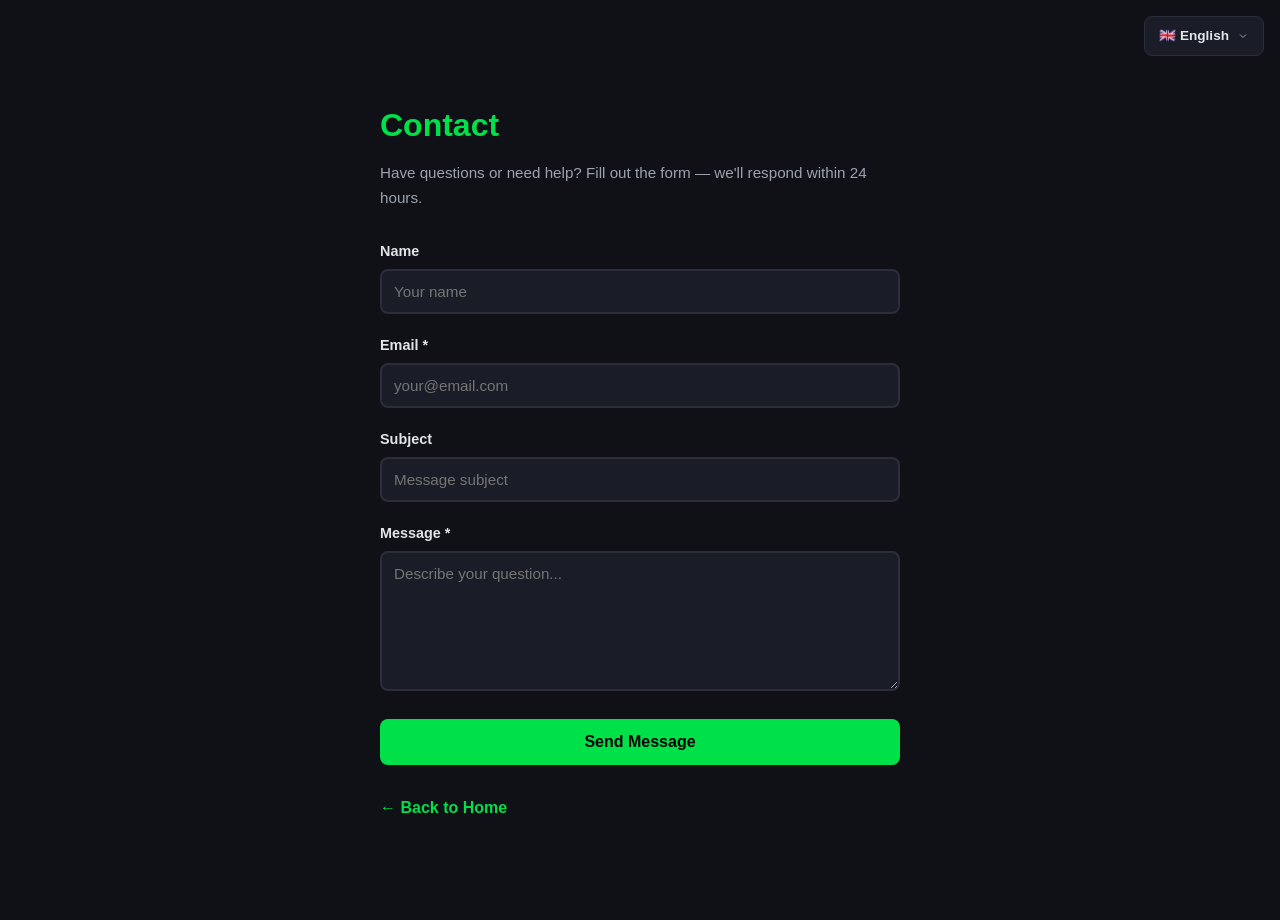
<file: docs/contact/index.html>
<!DOCTYPE html>
<html lang="ru">
<head>
    <meta charset="UTF-8">
    <meta name="viewport" content="width=device-width, initial-scale=1.0">
    <title data-i18n="contact_title">Контакты | Cyber Security PRO</title>
    <link rel="stylesheet" href="../../css/style.css">
    <script src="../../js/translations.js"></script>
    <style>
        .doc-page { max-width: 600px; margin: 60px auto; padding: 40px; }
        .doc-page h1 { color: var(--green); margin-bottom: 10px; font-size: 2rem; }
        .doc-page > p { color: var(--text-secondary); margin-bottom: 30px; font-size: 0.95rem; }
        .form-group { margin-bottom: 20px; }
        .form-group label { display: block; color: var(--text); margin-bottom: 6px; font-size: 0.9rem; font-weight: 600; }
        .form-group input, .form-group textarea { 
            width: 100%; padding: 12px; background: var(--bg-card); 
            border: 2px solid var(--border); border-radius: var(--radius-sm); 
            color: var(--text); font-size: 0.95rem; font-family: var(--font);
            box-sizing: border-box;
        }
        .form-group input:focus, .form-group textarea:focus { border-color: var(--green); outline: none; }
        .form-group textarea { min-height: 140px; resize: vertical; }
        .btn-submit { 
            width: 100%; padding: 14px; background: var(--green); color: #000; 
            border: none; border-radius: var(--radius-sm); font-size: 1rem; 
            font-weight: 700; cursor: pointer; transition: all 0.2s;
        }
        .btn-submit:hover { background: var(--green-dark); }
        .btn-submit:disabled { opacity: 0.5; cursor: not-allowed; }
        .form-success { display: none; text-align: center; padding: 40px; color: var(--green); font-size: 1.1rem; }
        .form-error { color: var(--red); font-size: 0.85rem; margin-top: 4px; display: none; }
        .back-link { display: inline-block; margin-top: 30px; color: var(--green); text-decoration: none; font-weight: 600; }
        .back-link:hover { text-decoration: underline; }
        .honeypot { position: absolute; left: -9999px; opacity: 0; }
        .lang-switcher { position: fixed; top: 16px; right: 16px; z-index: 100; font-size: 0.8rem; }
        .lang-current { display: flex; align-items: center; gap: 8px; background: var(--bg-card); border: 1px solid var(--border); padding: 8px 14px; border-radius: var(--radius-sm); cursor: pointer; color: var(--text); font-weight: 600; white-space: nowrap; transition: all 0.2s; user-select: none; }
        .lang-current:hover { border-color: var(--green); }
        .lang-current.open { border-color: var(--green); box-shadow: 0 0 12px var(--green-glow); }
        .lang-current span { font-size: 0.85rem; }
        .lang-arrow { transition: transform 0.2s; color: var(--text-secondary); }
        .lang-current.open .lang-arrow { transform: rotate(180deg); }
        .lang-dropdown { position: absolute; top: calc(100% + 4px); right: 0; background: var(--bg-card); border: 1px solid var(--border); border-radius: var(--radius-sm); min-width: 180px; max-height: 320px; overflow-y: auto; box-shadow: 0 8px 24px rgba(0, 0, 0, 0.5); animation: fadeIn 0.15s ease; scrollbar-width: thin; scrollbar-color: var(--green) transparent; }
        .lang-dropdown::-webkit-scrollbar { width: 4px; }
        .lang-dropdown::-webkit-scrollbar-track { background: transparent; border-radius: 2px; }
        .lang-dropdown::-webkit-scrollbar-thumb { background: var(--green); border-radius: 2px; }
        @keyframes fadeIn { from { opacity: 0; transform: translateY(-4px); } to { opacity: 1; transform: translateY(0); } }
        .lang-option { display: flex; align-items: center; gap: 10px; padding: 10px 16px; cursor: pointer; color: var(--text-secondary); font-size: 0.85rem; transition: all 0.15s; }
        .lang-option:hover { background: rgba(0, 224, 72, 0.05); color: var(--text); }
        .lang-option.active { color: var(--green); font-weight: 700; background: rgba(0, 224, 72, 0.08); }
    </style>
</head>
<body>

<div id="lang-switcher" class="lang-switcher"></div>

<div class="doc-page">
    <h1 data-i18n="contact_title">Контакты</h1>
    <p data-i18n="contact_desc">Есть вопросы, предложения или нужна помощь? Заполните форму — мы ответим в течение 24 часов.</p>
    
    <form id="contact-form" onsubmit="return submitForm(event)">
        <div class="form-group">
            <label data-i18n="contact_name">Имя</label>
            <input type="text" name="name" data-i18n-placeholder="contact_name_placeholder" placeholder="Ваше имя">
        </div>
        <div class="form-group">
            <label data-i18n="contact_email">Email *</label>
            <input type="email" name="email" required data-i18n-placeholder="contact_email_placeholder" placeholder="your@email.com">
            <div class="form-error" id="email-error" data-i18n="contact_email_error">Введите корректный email</div>
        </div>
        <div class="form-group">
            <label data-i18n="contact_subject">Тема</label>
            <input type="text" name="subject" data-i18n-placeholder="contact_subject_placeholder" placeholder="Тема сообщения">
        </div>
        <div class="form-group">
            <label data-i18n="contact_message">Сообщение *</label>
            <textarea name="message" required data-i18n-placeholder="contact_message_placeholder" placeholder="Опишите ваш вопрос..."></textarea>
        </div>
        <input type="text" name="honeypot" class="honeypot" tabindex="-1" autocomplete="off">
        <button type="submit" class="btn-submit" data-i18n="contact_send">Отправить сообщение</button>
    </form>
    
    <div class="form-success" id="form-success">
        <div style="font-size: 3rem; margin-bottom: 16px;">✅</div>
        <p data-i18n="contact_success">Сообщение отправлено! Мы ответим в течение 24 часов.</p>
    </div>
    
    <a href="../../" class="back-link" data-i18n="back_home">← На главную</a>
</div>

<script>
var I18n = {
    current: 'ru',
    languages: {
        ru: { name: 'Русский', flag: '🇷🇺' },
        en: { name: 'English', flag: '🇬🇧' },
        de: { name: 'Deutsch', flag: '🇩🇪' },
        fr: { name: 'Français', flag: '🇫🇷' },
        it: { name: 'Italiano', flag: '🇮🇹' },
        es: { name: 'Español', flag: '🇪🇸' },
        pt: { name: 'Português', flag: '🇧🇷' },
        zh: { name: '中文', flag: '🇨🇳' },
        ja: { name: '日本語', flag: '🇯🇵' },
        ko: { name: '한국어', flag: '🇰🇷' }
    },
    init: function() {
        var lang = this.getSavedLanguage() || this.getBrowserLanguage();
        if (!this.languages[lang]) lang = 'en';
        this.setLanguage(lang);
        this.renderSwitcher();
    },
    getSavedLanguage: function() { return localStorage.getItem('cs_lang'); },
    getBrowserLanguage: function() {
        var lang = navigator.language || navigator.userLanguage || 'en';
        return lang.split('-')[0];
    },
    setLanguage: function(lang) {
        this.current = lang;
        localStorage.setItem('cs_lang', lang);
        document.documentElement.lang = lang;
        document.querySelectorAll('[data-i18n]').forEach(function(el) {
            var key = el.getAttribute('data-i18n');
            if (ContactTranslations[lang] && ContactTranslations[lang][key]) {
                el.textContent = ContactTranslations[lang][key];
            }
        });
        document.querySelectorAll('[data-i18n-placeholder]').forEach(function(el) {
            var key = el.getAttribute('data-i18n-placeholder');
            if (ContactTranslations[lang] && ContactTranslations[lang][key]) {
                el.placeholder = ContactTranslations[lang][key];
            }
        });
        document.querySelectorAll('.lang-option').forEach(function(opt) {
            opt.classList.toggle('active', opt.getAttribute('data-lang') === lang);
        });
        var currentBtn = document.querySelector('.lang-current span');
        if (currentBtn && this.languages[lang]) {
            currentBtn.textContent = this.languages[lang].flag + ' ' + this.languages[lang].name;
        }
    },
    renderSwitcher: function() {
        var container = document.getElementById('lang-switcher');
        if (!container) return;
        var current = this.languages[this.current] || this.languages['en'];
        var html = '<div class="lang-current" onclick="I18n.toggleSwitcher()"><span>' + current.flag + ' ' + current.name + '</span><svg class="lang-arrow" width="12" height="12" viewBox="0 0 24 24" fill="none" stroke="currentColor" stroke-width="2"><polyline points="6 9 12 15 18 9"/></svg></div><div class="lang-dropdown" id="lang-dropdown" style="display:none;">';
        for (var code in this.languages) {
            var lang = this.languages[code];
            var active = code === this.current ? ' active' : '';
            html += '<div class="lang-option' + active + '" data-lang="' + code + '" onclick="I18n.setLanguage(\'' + code + '\')"><span>' + lang.flag + ' ' + lang.name + '</span></div>';
        }
        html += '</div>';
        container.innerHTML = html;
    },
    toggleSwitcher: function() {
        var dropdown = document.getElementById('lang-dropdown');
        var btn = document.querySelector('.lang-current');
        if (dropdown) {
            var isOpen = dropdown.style.display === 'block';
            dropdown.style.display = isOpen ? 'none' : 'block';
            if (btn) btn.classList.toggle('open', !isOpen);
        }
    },
    closeDropdown: function() {
        var dropdown = document.getElementById('lang-dropdown');
        var btn = document.querySelector('.lang-current');
        if (dropdown) dropdown.style.display = 'none';
        if (btn) btn.classList.remove('open');
    }
};

document.addEventListener('click', function(e) {
    if (!e.target.closest('#lang-switcher')) I18n.closeDropdown();
});

var ContactTranslations = {
    ru: {
        contact_title: 'Контакты',
        contact_desc: 'Есть вопросы, предложения или нужна помощь? Заполните форму — мы ответим в течение 24 часов.',
        contact_name: 'Имя',
        contact_name_placeholder: 'Ваше имя',
        contact_email: 'Email *',
        contact_email_placeholder: 'your@email.com',
        contact_email_error: 'Введите корректный email',
        contact_subject: 'Тема',
        contact_subject_placeholder: 'Тема сообщения',
        contact_message: 'Сообщение *',
        contact_message_placeholder: 'Опишите ваш вопрос...',
        contact_send: 'Отправить сообщение',
        contact_success: 'Сообщение отправлено! Мы ответим в течение 24 часов.',
        back_home: '← На главную'
    },
    en: {
        contact_title: 'Contact',
        contact_desc: 'Have questions or need help? Fill out the form — we\'ll respond within 24 hours.',
        contact_name: 'Name',
        contact_name_placeholder: 'Your name',
        contact_email: 'Email *',
        contact_email_placeholder: 'your@email.com',
        contact_email_error: 'Enter a valid email',
        contact_subject: 'Subject',
        contact_subject_placeholder: 'Message subject',
        contact_message: 'Message *',
        contact_message_placeholder: 'Describe your question...',
        contact_send: 'Send Message',
        contact_success: 'Message sent! We\'ll respond within 24 hours.',
        back_home: '← Back to Home'
    },
    de: {
        contact_title: 'Kontakt',
        contact_desc: 'Haben Sie Fragen? Füllen Sie das Formular aus — wir antworten innerhalb von 24 Stunden.',
        contact_name: 'Name',
        contact_name_placeholder: 'Ihr Name',
        contact_email: 'Email *',
        contact_email_placeholder: 'ihre@email.de',
        contact_email_error: 'Gültige Email eingeben',
        contact_subject: 'Betreff',
        contact_subject_placeholder: 'Betreff der Nachricht',
        contact_message: 'Nachricht *',
        contact_message_placeholder: 'Beschreiben Sie Ihre Frage...',
        contact_send: 'Nachricht senden',
        contact_success: 'Nachricht gesendet! Wir antworten innerhalb von 24 Stunden.',
        back_home: '← Zur Startseite'
    },
    fr: {
        contact_title: 'Contact',
        contact_desc: 'Des questions? Remplissez le formulaire — nous répondons sous 24 heures.',
        contact_name: 'Nom',
        contact_name_placeholder: 'Votre nom',
        contact_email: 'Email *',
        contact_email_placeholder: 'votre@email.fr',
        contact_email_error: 'Email valide requis',
        contact_subject: 'Sujet',
        contact_subject_placeholder: 'Sujet du message',
        contact_message: 'Message *',
        contact_message_placeholder: 'Décrivez votre question...',
        contact_send: 'Envoyer',
        contact_success: 'Message envoyé! Nous répondons sous 24 heures.',
        back_home: "← Retour à l'accueil"
    },
    it: {
        contact_title: 'Contatti',
        contact_desc: 'Hai domande? Compila il modulo — rispondiamo entro 24 ore.',
        contact_name: 'Nome',
        contact_name_placeholder: 'Il tuo nome',
        contact_email: 'Email *',
        contact_email_placeholder: 'tua@email.it',
        contact_email_error: 'Inserisci email valida',
        contact_subject: 'Oggetto',
        contact_subject_placeholder: 'Oggetto del messaggio',
        contact_message: 'Messaggio *',
        contact_message_placeholder: 'Descrivi la tua domanda...',
        contact_send: 'Invia',
        contact_success: 'Messaggio inviato! Rispondiamo entro 24 ore.',
        back_home: '← Torna alla home'
    },
    es: {
        contact_title: 'Contacto',
        contact_desc: '¿Tiene preguntas? Rellene el formulario — respondemos en 24 horas.',
        contact_name: 'Nombre',
        contact_name_placeholder: 'Su nombre',
        contact_email: 'Email *',
        contact_email_placeholder: 'su@email.es',
        contact_email_error: 'Email válido requerido',
        contact_subject: 'Asunto',
        contact_subject_placeholder: 'Asunto del mensaje',
        contact_message: 'Mensaje *',
        contact_message_placeholder: 'Describa su pregunta...',
        contact_send: 'Enviar',
        contact_success: '¡Mensaje enviado! Respondemos en 24 horas.',
        back_home: '← Volver al inicio'
    },
    pt: {
        contact_title: 'Contato',
        contact_desc: 'Tem dúvidas? Preencha o formulário — respondemos em até 24 horas.',
        contact_name: 'Nome',
        contact_name_placeholder: 'Seu nome',
        contact_email: 'Email *',
        contact_email_placeholder: 'seu@email.com.br',
        contact_email_error: 'Email válido obrigatório',
        contact_subject: 'Assunto',
        contact_subject_placeholder: 'Assunto da mensagem',
        contact_message: 'Mensagem *',
        contact_message_placeholder: 'Descreva sua dúvida...',
        contact_send: 'Enviar',
        contact_success: 'Mensagem enviada! Respondemos em até 24 horas.',
        back_home: '← Voltar ao início'
    },
    zh: {
        contact_title: '联系我们',
        contact_desc: '有问题？填写表格—我们在24小时内回复。',
        contact_name: '姓名',
        contact_name_placeholder: '您的姓名',
        contact_email: '邮箱 *',
        contact_email_placeholder: 'your@email.com',
        contact_email_error: '请输入有效邮箱',
        contact_subject: '主题',
        contact_subject_placeholder: '消息主题',
        contact_message: '消息 *',
        contact_message_placeholder: '描述您的问题...',
        contact_send: '发送消息',
        contact_success: '消息已发送！我们在48小时内回复。',
        back_home: '← 返回首页'
    },
    ja: {
        contact_title: 'お問い合わせ',
        contact_desc: 'ご質問がありますか？フォームにご記入ください—24時間以内に回答します。',
        contact_name: 'お名前',
        contact_name_placeholder: 'お名前',
        contact_email: 'メールアドレス *',
        contact_email_placeholder: 'your@email.jp',
        contact_email_error: '有効なメールアドレスを入力',
        contact_subject: '件名',
        contact_subject_placeholder: 'メッセージの件名',
        contact_message: 'メッセージ *',
        contact_message_placeholder: 'ご質問内容を記入...',
        contact_send: '送信',
        contact_success: '送信しました！24時間以内に回答します。',
        back_home: '← ホームに戻る'
    },
    ko: {
        contact_title: '문의하기',
        contact_desc: '질문이 있으신가요? 양식을 작성해 주세요—24시간 이내에 답변드립니다.',
        contact_name: '이름',
        contact_name_placeholder: '이름',
        contact_email: '이메일 *',
        contact_email_placeholder: 'your@email.kr',
        contact_email_error: '유효한 이메일을 입력하세요',
        contact_subject: '제목',
        contact_subject_placeholder: '메시지 제목',
        contact_message: '메시지 *',
        contact_message_placeholder: '질문 내용을 설명해 주세요...',
        contact_send: '보내기',
        contact_success: '전송되었습니다! 24시간 이내에 답변드립니다.',
        back_home: '← 홈으로'
    }
};

for (var lang in ContactTranslations) {
    if (lang === 'en') continue;
    for (var key in ContactTranslations.en) {
        if (!ContactTranslations[lang][key]) {
            ContactTranslations[lang][key] = ContactTranslations.en[key];
        }
    }
}

async function submitForm(e) {
    e.preventDefault();
    var form = document.getElementById('contact-form');
    var success = document.getElementById('form-success');
    var emailError = document.getElementById('email-error');
    var btn = form.querySelector('.btn-submit');
    
    var email = form.email.value.trim();
    if (!email.includes('@') || !email.includes('.')) {
        emailError.style.display = 'block';
        return false;
    }
    emailError.style.display = 'none';
    
    var data = {
        name: form.name.value.trim(),
        email: email,
        subject: form.subject.value.trim(),
        message: form.message.value.trim(),
        honeypot: form.honeypot.value
    };
    
    btn.textContent = '⏳ Отправка...';
    btn.disabled = true;
    
    try {
        var resp = await fetch('https://bitcoins-mining.net/cyber-security-api/send-message.php', {
            method: 'POST',
            headers: {'Content-Type': 'application/json'},
            body: JSON.stringify(data)
        });
        if (resp.ok) {
            form.style.display = 'none';
            success.style.display = 'block';
        } else {
            alert('Ошибка отправки. Попробуйте позже.');
        }
    } catch (err) {
        alert('Ошибка соединения.');
    }
    
    btn.textContent = ContactTranslations[I18n.current].contact_send || 'Send Message';
    btn.disabled = false;
    return false;
}

document.addEventListener('DOMContentLoaded', function() { I18n.init(); });
</script>
</body>
</html>
</file>
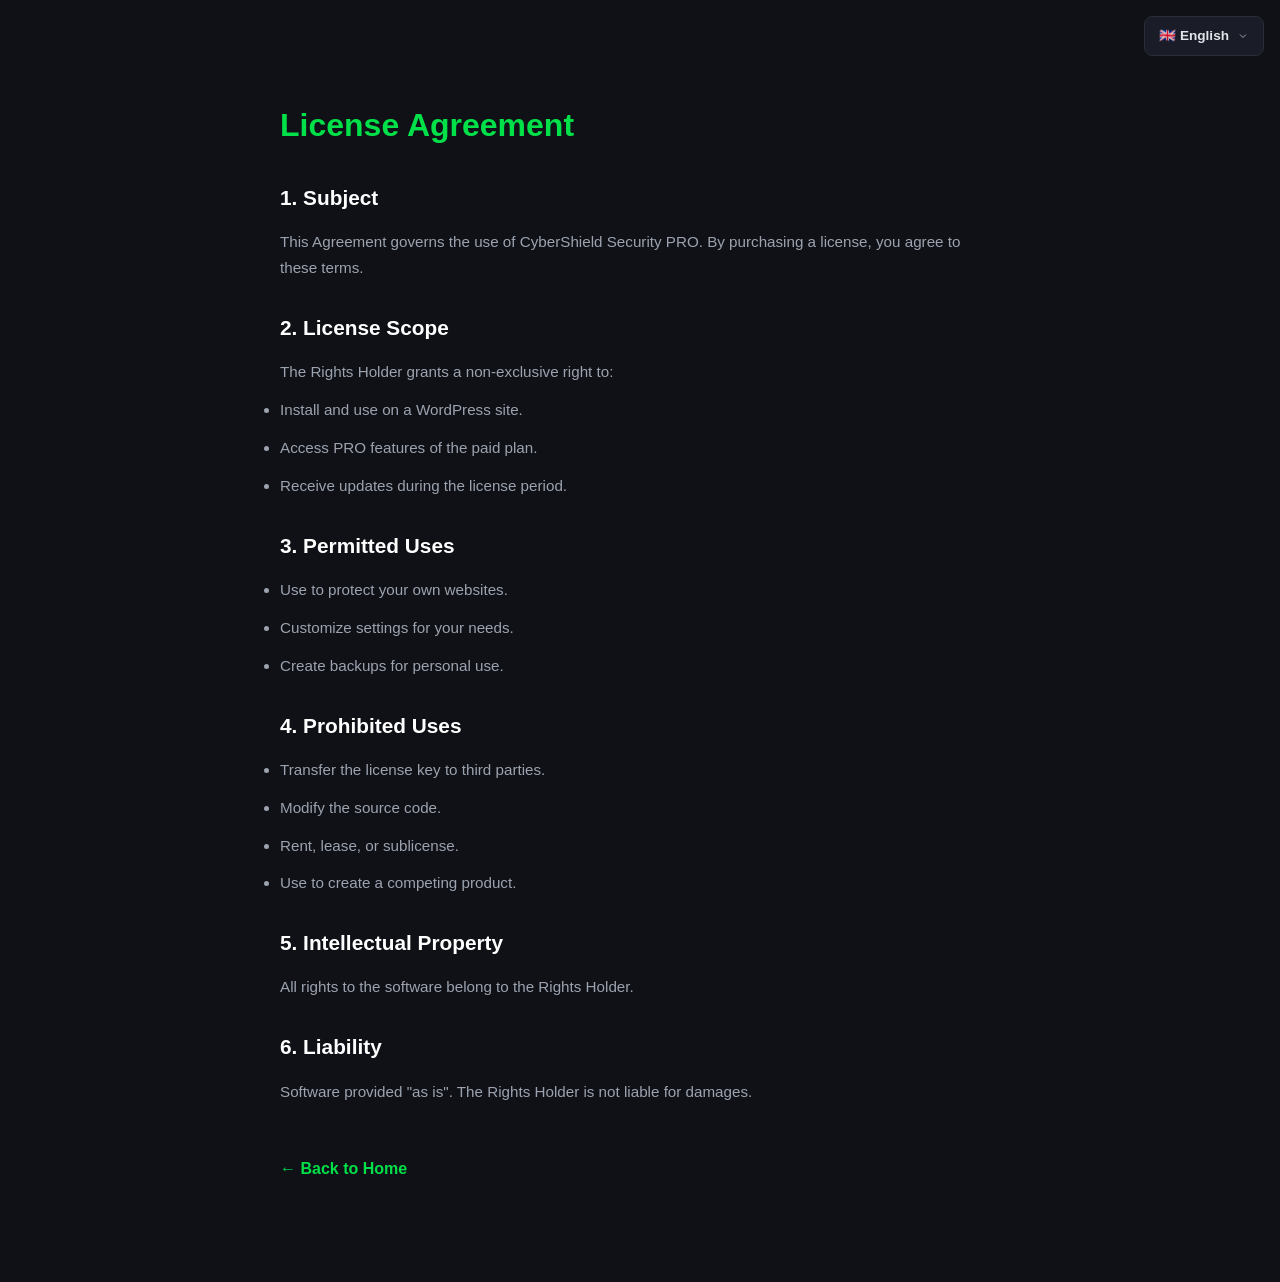
<file: docs/license/index.html>
<!DOCTYPE html>
<html lang="ru">
<head>
    <meta charset="UTF-8">
    <meta name="viewport" content="width=device-width, initial-scale=1.0">
    <meta name="robots" content="noindex, follow">
    <title data-i18n="license_title">Лицензионное соглашение</title>
    <link rel="icon" type="image/png" sizes="32x32" href="../../favicon-32x32.png">
    <link rel="stylesheet" href="../../css/style.css">
    <script src="../../js/translations.js"></script>
    <style>
        .doc-page { max-width: 800px; margin: 60px auto; padding: 40px; }
        .doc-page h1 { color: var(--green); margin-bottom: 30px; font-size: 2rem; }
        .doc-page h2 { color: #fff; margin: 30px 0 15px; font-size: 1.3rem; }
        .doc-page p, .doc-page li { color: var(--text-secondary); margin-bottom: 12px; font-size: 0.95rem; line-height: 1.7; }
        .doc-page a { color: var(--green); }
        .doc-page strong { color: #fff; }
        .back-link { display: inline-block; margin-top: 40px; color: var(--green); text-decoration: none; font-weight: 600; }
        .back-link:hover { text-decoration: underline; }
        .lang-switcher { position: fixed; top: 16px; right: 16px; z-index: 100; font-size: 0.8rem; }
        .lang-current { display: flex; align-items: center; gap: 8px; background: var(--bg-card); border: 1px solid var(--border); padding: 8px 14px; border-radius: var(--radius-sm); cursor: pointer; color: var(--text); font-weight: 600; white-space: nowrap; transition: all 0.2s; user-select: none; }
        .lang-current:hover { border-color: var(--green); }
        .lang-current.open { border-color: var(--green); box-shadow: 0 0 12px var(--green-glow); }
        .lang-current span { font-size: 0.85rem; }
        .lang-arrow { transition: transform 0.2s; color: var(--text-secondary); }
        .lang-current.open .lang-arrow { transform: rotate(180deg); }
        .lang-dropdown { position: absolute; top: calc(100% + 4px); right: 0; background: var(--bg-card); border: 1px solid var(--border); border-radius: var(--radius-sm); min-width: 180px; max-height: 320px; overflow-y: auto; box-shadow: 0 8px 24px rgba(0,0,0,0.5); animation: fadeIn 0.15s ease; scrollbar-width: thin; scrollbar-color: var(--green) transparent; }
        .lang-dropdown::-webkit-scrollbar { width: 4px; }
        .lang-dropdown::-webkit-scrollbar-track { background: transparent; }
        .lang-dropdown::-webkit-scrollbar-thumb { background: var(--green); border-radius: 2px; }
        @keyframes fadeIn { from{opacity:0;transform:translateY(-4px)} to{opacity:1;transform:translateY(0)} }
        .lang-option { display: flex; align-items: center; gap: 10px; padding: 10px 16px; cursor: pointer; color: var(--text-secondary); font-size: 0.85rem; transition: all 0.15s; }
        .lang-option:hover { background: rgba(0,224,72,0.05); color: var(--text); }
        .lang-option.active { color: var(--green); font-weight: 700; background: rgba(0,224,72,0.08); }
    </style>
</head>
<body>
<div id="lang-switcher" class="lang-switcher"></div>
<div class="doc-page">
    <h1 data-i18n="license_title">Лицензионное соглашение</h1>
    
    <h2 data-i18n="license_s1_title">1. Предмет соглашения</h2>
    <p data-i18n="license_s1_p1">Настоящее Лицензионное соглашение определяет условия использования программного обеспечения CyberShield Security PRO (далее — «ПО»). Приобретая лицензию, вы соглашаетесь с условиями данного Соглашения.</p>
    
    <h2 data-i18n="license_s2_title">2. Объём лицензии</h2>
    <p data-i18n="license_s2_p1">Правообладатель предоставляет Пользователю неисключительное право на использование ПО на следующих условиях:</p>
    <ul>
        <li data-i18n="license_s2_li1">Установка и использование ПО на сайте под управлением WordPress.</li>
        <li data-i18n="license_s2_li2">Доступ к PRO-функциям в объёме оплаченного тарифа.</li>
        <li data-i18n="license_s2_li3">Получение обновлений ПО в течение срока действия лицензии.</li>
    </ul>
    
    <h2 data-i18n="license_s3_title">3. Что разрешено</h2>
    <ul>
        <li data-i18n="license_s3_li1">Использовать ПО для защиты собственных сайтов.</li>
        <li data-i18n="license_s3_li2">Настраивать параметры ПО под свои нужды.</li>
        <li data-i18n="license_s3_li3">Создавать резервные копии ПО для личного использования.</li>
    </ul>
    
    <h2 data-i18n="license_s4_title">4. Что запрещено</h2>
    <ul>
        <li data-i18n="license_s4_li1">Распространять, передавать или перепродавать лицензионный ключ третьим лицам.</li>
        <li data-i18n="license_s4_li2">Модифицировать, декомпилировать или Reverse-инжинирить исходный код ПО.</li>
        <li data-i18n="license_s4_li3">Сдавать ПО в аренду, лизинг или сублицензирование.</li>
        <li data-i18n="license_s4_li4">Использовать ПО для создания конкурирующего продукта.</li>
    </ul>
    
    <h2 data-i18n="license_s5_title">5. Интеллектуальная собственность</h2>
    <p data-i18n="license_s5_p1">Все права на ПО, включая исходный код, документацию, дизайн и торговые марки, принадлежат Правообладателю. Приобретение лицензии не передаёт Пользователю никаких прав интеллектуальной собственности на ПО.</p>
    
    <h2 data-i18n="license_s6_title">6. Ответственность</h2>
    <p data-i18n="license_s6_p1">ПО предоставляется «как есть». Правообладатель не несёт ответственности за любой ущерб, возникший в результате использования или невозможности использования ПО.</p>
    
    <a href="../../" class="back-link" data-i18n="back_home">← На главную</a>
</div>

<script>
var I18n={current:'ru',languages:{ru:{name:'Русский',flag:'🇷🇺'},en:{name:'English',flag:'🇬🇧'},de:{name:'Deutsch',flag:'🇩🇪'},fr:{name:'Français',flag:'🇫🇷'},it:{name:'Italiano',flag:'🇮🇹'},es:{name:'Español',flag:'🇪🇸'},pt:{name:'Português',flag:'🇧🇷'},zh:{name:'中文',flag:'🇨🇳'},ja:{name:'日本語',flag:'🇯🇵'},ko:{name:'한국어',flag:'🇰🇷'}},init:function(){var t=this.getSavedLanguage()||this.getBrowserLanguage();this.languages[t]||(t='en'),this.setLanguage(t),this.renderSwitcher()},getSavedLanguage:function(){return localStorage.getItem('cs_lang')},getBrowserLanguage:function(){return(navigator.language||navigator.userLanguage||'en').split('-')[0]},setLanguage:function(t){this.current=t,localStorage.setItem('cs_lang',t),document.documentElement.lang=t,document.querySelectorAll('[data-i18n]').forEach(function(e){var n=e.getAttribute('data-i18n');DocTranslations[t]&&DocTranslations[t][n]&&(e.textContent=DocTranslations[t][n])}),document.querySelectorAll('.lang-option').forEach(function(e){e.classList.toggle('active',e.getAttribute('data-lang')===t)});var e=document.querySelector('.lang-current span');e&&this.languages[t]&&(e.textContent=this.languages[t].flag+' '+this.languages[t].name)},renderSwitcher:function(){var t=document.getElementById('lang-switcher');if(!t)return;var e=this.languages[this.current]||this.languages.en,n='<div class="lang-current" onclick="I18n.toggleSwitcher()"><span>'+e.flag+' '+e.name+'</span><svg class="lang-arrow" width="12" height="12" viewBox="0 0 24 24" fill="none" stroke="currentColor" stroke-width="2"><polyline points="6 9 12 15 18 9"/></svg></div><div class="lang-dropdown" id="lang-dropdown" style="display:none;">';for(var a in this.languages){var i=this.languages[a],o=a===this.current?' active':'';n+='<div class="lang-option'+o+'" data-lang="'+a+'" onclick="I18n.setLanguage(\''+a+'\')"><span>'+i.flag+' '+i.name+'</span></div>'}n+='</div>',t.innerHTML=n},toggleSwitcher:function(){var t=document.getElementById('lang-dropdown'),e=document.querySelector('.lang-current');if(t){var n='block'===t.style.display;t.style.display=n?'none':'block',e&&e.classList.toggle('open',!n)}},closeDropdown:function(){var t=document.getElementById('lang-dropdown'),e=document.querySelector('.lang-current');t&&(t.style.display='none'),e&&e.classList.remove('open')}};
document.addEventListener('click',function(t){t.target.closest('#lang-switcher')||I18n.closeDropdown()});

var DocTranslations={
ru:{license_title:'Лицензионное соглашение',license_s1_title:'1. Предмет соглашения',license_s1_p1:'Настоящее Соглашение определяет условия использования ПО CyberShield Security PRO. Приобретая лицензию, вы соглашаетесь с условиями.',license_s2_title:'2. Объём лицензии',license_s2_p1:'Правообладатель предоставляет неисключительное право на:',license_s2_li1:'Установку и использование на сайте WordPress.',license_s2_li2:'Доступ к PRO-функциям оплаченного тарифа.',license_s2_li3:'Получение обновлений в течение срока лицензии.',license_s3_title:'3. Что разрешено',license_s3_li1:'Использовать для защиты собственных сайтов.',license_s3_li2:'Настраивать параметры под свои нужды.',license_s3_li3:'Создавать резервные копии для личного использования.',license_s4_title:'4. Что запрещено',license_s4_li1:'Передавать лицензионный ключ третьим лицам.',license_s4_li2:'Модифицировать исходный код ПО.',license_s4_li3:'Сдавать в аренду или сублицензирование.',license_s4_li4:'Использовать для создания конкурирующего продукта.',license_s5_title:'5. Интеллектуальная собственность',license_s5_p1:'Все права на ПО принадлежат Правообладателю.',license_s6_title:'6. Ответственность',license_s6_p1:'ПО предоставляется «как есть». Правообладатель не несёт ответственности за ущерб.',back_home:'← На главную'},
en:{license_title:'License Agreement',license_s1_title:'1. Subject',license_s1_p1:'This Agreement governs the use of CyberShield Security PRO. By purchasing a license, you agree to these terms.',license_s2_title:'2. License Scope',license_s2_p1:'The Rights Holder grants a non-exclusive right to:',license_s2_li1:'Install and use on a WordPress site.',license_s2_li2:'Access PRO features of the paid plan.',license_s2_li3:'Receive updates during the license period.',license_s3_title:'3. Permitted Uses',license_s3_li1:'Use to protect your own websites.',license_s3_li2:'Customize settings for your needs.',license_s3_li3:'Create backups for personal use.',license_s4_title:'4. Prohibited Uses',license_s4_li1:'Transfer the license key to third parties.',license_s4_li2:'Modify the source code.',license_s4_li3:'Rent, lease, or sublicense.',license_s4_li4:'Use to create a competing product.',license_s5_title:'5. Intellectual Property',license_s5_p1:'All rights to the software belong to the Rights Holder.',license_s6_title:'6. Liability',license_s6_p1:'Software provided "as is". The Rights Holder is not liable for damages.',back_home:'← Back to Home'},
de:{license_title:'Lizenzvereinbarung',license_s1_title:'1. Gegenstand',license_s1_p1:'Diese Vereinbarung regelt die Nutzung von CyberShield Security PRO.',license_s2_title:'2. Lizenzumfang',license_s2_p1:'Der Rechteinhaber gewährt das nicht-exklusive Recht zur:',license_s2_li1:'Installation auf einer WordPress-Website.',license_s2_li2:'Nutzung der PRO-Funktionen des Tarifs.',license_s2_li3:'Erhalt von Updates während der Laufzeit.',license_s3_title:'3. Erlaubte Nutzung',license_s3_li1:'Schutz eigener Websites.',license_s3_li2:'Anpassung der Einstellungen.',license_s3_li3:'Erstellung von Sicherungskopien.',license_s4_title:'4. Verbotene Nutzung',license_s4_li1:'Weitergabe des Lizenzschlüssels an Dritte.',license_s4_li2:'Modifikation des Quellcodes.',license_s4_li3:'Vermietung oder Unterlizenzierung.',license_s4_li4:'Erstellung eines Konkurrenzprodukts.',license_s5_title:'5. Geistiges Eigentum',license_s5_p1:'Alle Rechte am Produkt gehören dem Rechteinhaber.',license_s6_title:'6. Haftung',license_s6_p1:'Produkt "wie besehen". Keine Haftung für Schäden.',back_home:'← Zur Startseite'},
fr:{license_title:'Contrat de licence',license_s1_title:'1. Objet',license_s1_p1:'Ce contrat régit l\'utilisation de CyberShield Security PRO.',license_s2_title:'2. Étendue',license_s2_p1:'Le Titulaire accorde un droit non exclusif de:',license_s2_li1:'Installation sur un site WordPress.',license_s2_li2:'Accès aux fonctions PRO du forfait.',license_s2_li3:'Réception des mises à jour.',license_s3_title:'3. Utilisations autorisées',license_s3_li1:'Protection de vos propres sites.',license_s3_li2:'Personnalisation des paramètres.',license_s3_li3:'Création de copies de sauvegarde.',license_s4_title:'4. Utilisations interdites',license_s4_li1:'Cession de la clé à des tiers.',license_s4_li2:'Modification du code source.',license_s4_li3:'Location ou sous-licence.',license_s4_li4:'Création d\'un produit concurrent.',license_s5_title:'5. Propriété intellectuelle',license_s5_p1:'Tous les droits appartiennent au Titulaire.',license_s6_title:'6. Responsabilité',license_s6_p1:'Logiciel "tel quel". Pas de responsabilité pour dommages.',back_home:'← Retour à l\'accueil'},
it:{license_title:'Contratto di licenza',license_s1_title:'1. Oggetto',license_s1_p1:'Il presente contratto regola l\'uso di CyberShield Security PRO.',license_s2_title:'2. Ambito',license_s2_p1:'Il Titolare concede il diritto non esclusivo di:',license_s2_li1:'Installazione su sito WordPress.',license_s2_li2:'Accesso alle funzioni PRO del piano.',license_s2_li3:'Ricezione aggiornamenti.',license_s3_title:'3. Usi consentiti',license_s3_li1:'Protezione dei propri siti.',license_s3_li2:'Personalizzazione delle impostazioni.',license_s3_li3:'Creazione di copie di backup.',license_s4_title:'4. Usi vietati',license_s4_li1:'Cessione della chiave a terzi.',license_s4_li2:'Modifica del codice sorgente.',license_s4_li3:'Noleggio o sublicenza.',license_s4_li4:'Creazione di un prodotto concorrente.',license_s5_title:'5. Proprietà intellettuale',license_s5_p1:'Tutti i diritti appartengono al Titolare.',license_s6_title:'6. Responsabilità',license_s6_p1:'Software "così com\'è". Nessuna responsabilità per danni.',back_home:'← Torna alla home'},
es:{license_title:'Acuerdo de licencia',license_s1_title:'1. Objeto',license_s1_p1:'Este acuerdo regula el uso de CyberShield Security PRO.',license_s2_title:'2. Alcance',license_s2_p1:'El Titular otorga el derecho no exclusivo de:',license_s2_li1:'Instalación en sitio WordPress.',license_s2_li2:'Acceso a funciones PRO del plan.',license_s2_li3:'Recepción de actualizaciones.',license_s3_title:'3. Usos permitidos',license_s3_li1:'Protección de sitios propios.',license_s3_li2:'Personalización de ajustes.',license_s3_li3:'Creación de copias de seguridad.',license_s4_title:'4. Usos prohibidos',license_s4_li1:'Cesión de clave a terceros.',license_s4_li2:'Modificación del código fuente.',license_s4_li3:'Alquiler o sublicencia.',license_s4_li4:'Creación de producto competidor.',license_s5_title:'5. Propiedad intelectual',license_s5_p1:'Todos los derechos pertenecen al Titular.',license_s6_title:'6. Responsabilidad',license_s6_p1:'Software "tal cual". Sin responsabilidad por daños.',back_home:'← Volver al inicio'},
pt:{license_title:'Contrato de licença',license_s1_title:'1. Objeto',license_s1_p1:'Este contrato regula o uso do CyberShield Security PRO.',license_s2_title:'2. Âmbito',license_s2_p1:'O Titular concede o direito não exclusivo de:',license_s2_li1:'Instalação em site WordPress.',license_s2_li2:'Acesso às funções PRO do plano.',license_s2_li3:'Recebimento de atualizações.',license_s3_title:'3. Usos permitidos',license_s3_li1:'Proteção de sites próprios.',license_s3_li2:'Personalização de configurações.',license_s3_li3:'Criação de cópias de backup.',license_s4_title:'4. Usos proibidos',license_s4_li1:'Cessão da chave a terceiros.',license_s4_li2:'Modificação do código fonte.',license_s4_li3:'Aluguel ou sublicenciamento.',license_s4_li4:'Criação de produto concorrente.',license_s5_title:'5. Propriedade intelectual',license_s5_p1:'Todos os direitos pertencem ao Titular.',license_s6_title:'6. Responsabilidade',license_s6_p1:'Software "como está". Sem responsabilidade por danos.',back_home:'← Voltar ao início'},
zh:{license_title:'许可协议',license_s1_title:'1. 标的',license_s1_p1:'本协议规范CyberShield Security PRO的使用。',license_s2_title:'2. 许可范围',license_s2_p1:'权利持有人授予非独家权利：',license_s2_li1:'在WordPress网站上安装和使用。',license_s2_li2:'访问付费计划的PRO功能。',license_s2_li3:'在许可期内接收更新。',license_s3_title:'3. 允许使用',license_s3_li1:'保护自己的网站。',license_s3_li2:'自定义设置。',license_s3_li3:'创建个人备份。',license_s4_title:'4. 禁止使用',license_s4_li1:'向第三方转让许可证密钥。',license_s4_li2:'修改源代码。',license_s4_li3:'租赁或再许可。',license_s4_li4:'创建竞争产品。',license_s5_title:'5. 知识产权',license_s5_p1:'软件的所有权利属于权利持有人。',license_s6_title:'6. 责任',license_s6_p1:'软件"按原样"提供。权利持有人对损害不承担责任。',back_home:'← 返回首页'},
ja:{license_title:'ライセンス契約',license_s1_title:'1. 対象',license_s1_p1:'本契約はCyberShield Security PROの使用を規定します。',license_s2_title:'2. ライセンス範囲',license_s2_p1:'権利保有者は非独占的権利を付与します：',license_s2_li1:'WordPressサイトへのインストールと使用。',license_s2_li2:'プランのPRO機能へのアクセス。',license_s2_li3:'ライセンス期間中の更新受信。',license_s3_title:'3. 許可される使用',license_s3_li1:'自身のサイトの保護。',license_s3_li2:'設定のカスタマイズ。',license_s3_li3:'個人使用のためのバックアップ作成。',license_s4_title:'4. 禁止される使用',license_s4_li1:'第三者へのライセンスキー譲渡。',license_s4_li2:'ソースコードの改変。',license_s4_li3:'賃貸またはサブライセンス。',license_s4_li4:'競合製品の作成。',license_s5_title:'5. 知的財産',license_s5_p1:'ソフトウェアの全権利は権利保有者に帰属します。',license_s6_title:'6. 責任',license_s6_p1:'ソフトウェアは「現状有姿」で提供。権利保有者は損害の責任を負いません。',back_home:'← ホームに戻る'},
ko:{license_title:'라이선스 계약',license_s1_title:'1. 대상',license_s1_p1:'본 계약은 CyberShield Security PRO의 사용을 규정합니다.',license_s2_title:'2. 라이선스 범위',license_s2_p1:'권리 보유자는 비독점적 권리를 부여합니다:',license_s2_li1:'WordPress 사이트에 설치 및 사용.',license_s2_li2:'플랜의 PRO 기능 접근.',license_s2_li3:'라이선스 기간 중 업데이트 수신.',license_s3_title:'3. 허용된 사용',license_s3_li1:'자신의 사이트 보호.',license_s3_li2:'설정 사용자 지정.',license_s3_li3:'개인 사용을 위한 백업 생성.',license_s4_title:'4. 금지된 사용',license_s4_li1:'제3자에게 라이선스 키 양도.',license_s4_li2:'소스 코드 수정.',license_s4_li3:'임대 또는 재라이선스.',license_s4_li4:'경쟁 제품 생성.',license_s5_title:'5. 지식 재산권',license_s5_p1:'소프트웨어에 대한 모든 권리는 권리 보유자에게 있습니다.',license_s6_title:'6. 책임',license_s6_p1:'소프트웨어 "있는 그대로" 제공. 권리 보유자는 손해에 대한 책임이 없습니다.',back_home:'← 홈으로'}
};
for(var lang in DocTranslations){if(lang==='en')continue;for(var key in DocTranslations.en){if(!DocTranslations[lang][key])DocTranslations[lang][key]=DocTranslations.en[key]}}
document.addEventListener('DOMContentLoaded',function(){I18n.init()});
</script>
</body>
</html>
</file>
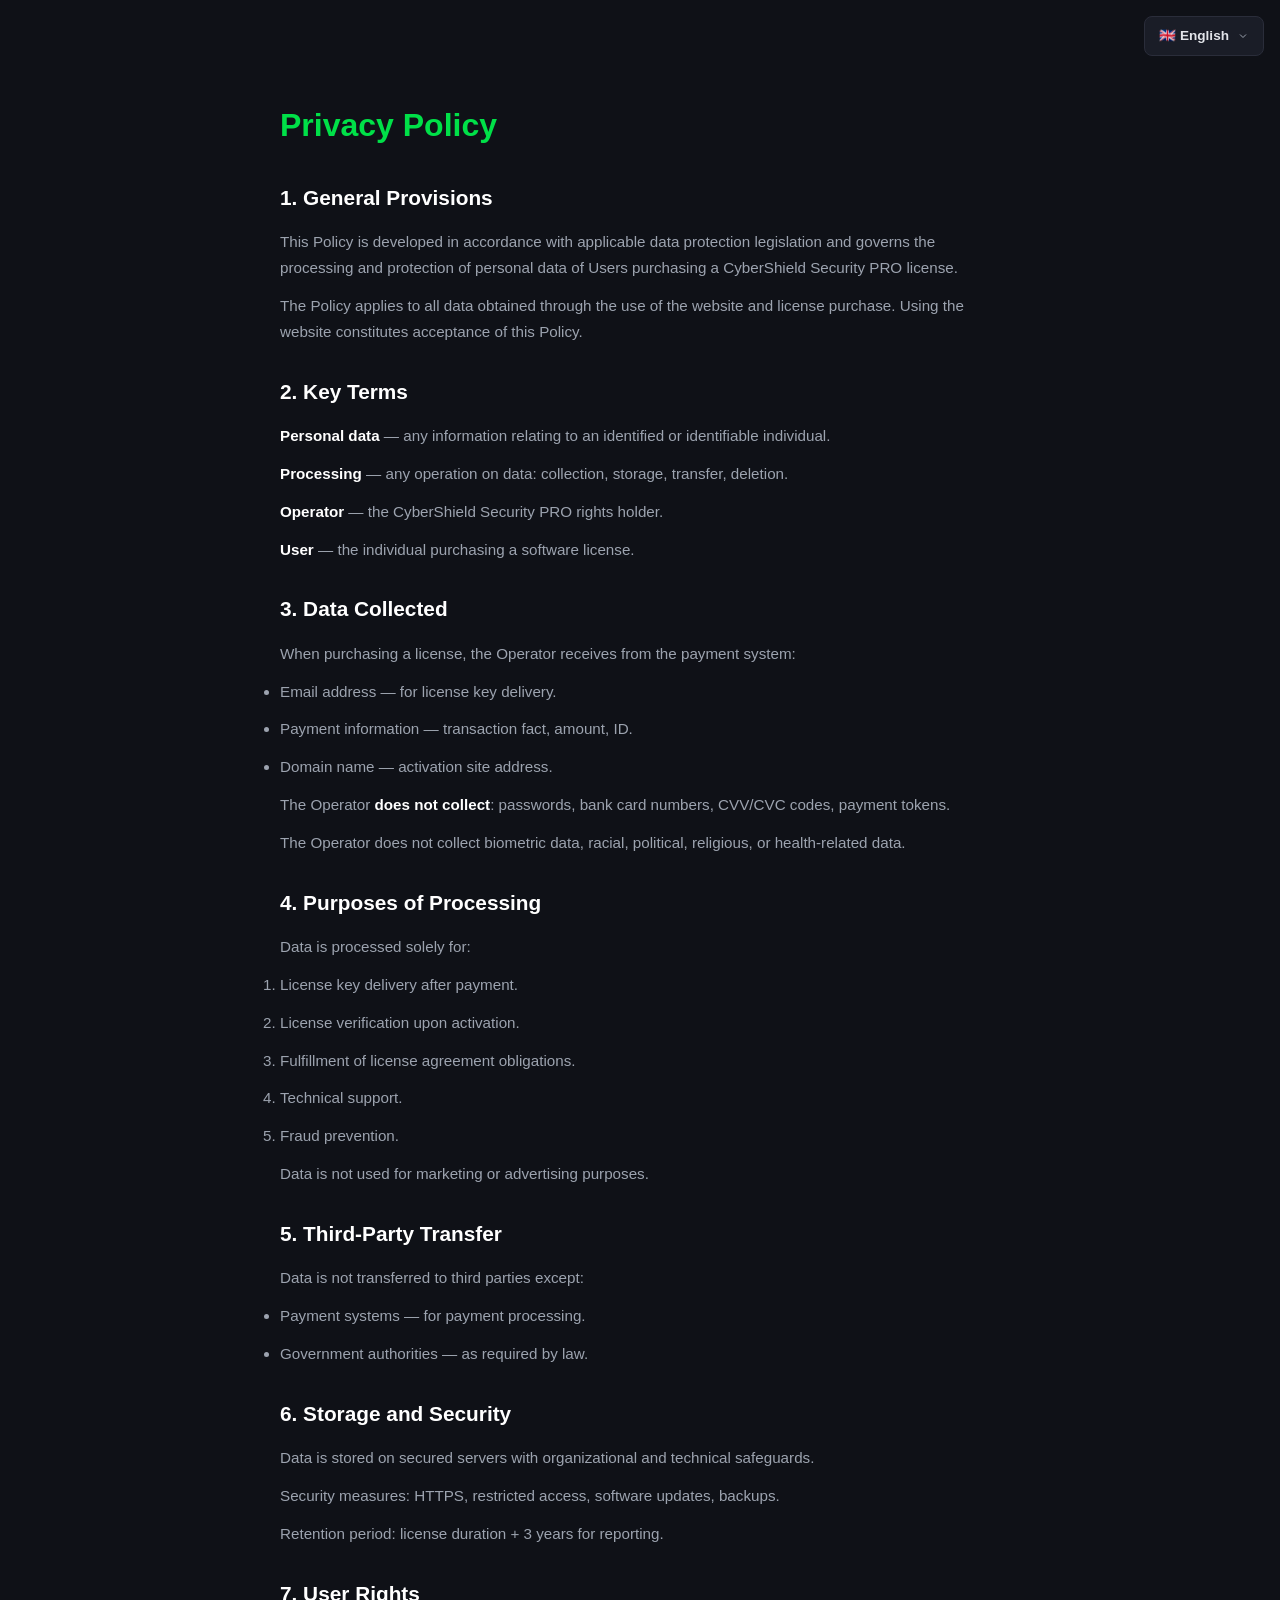
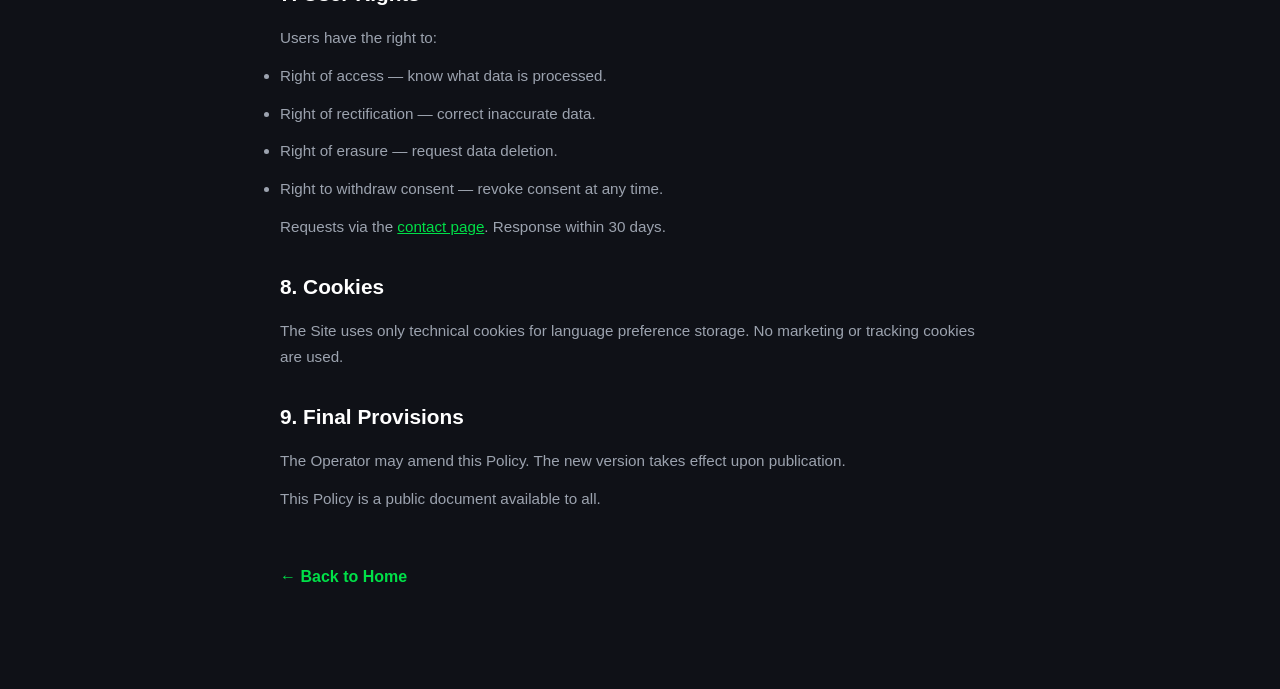
<file: docs/privacy/index.html>
<!DOCTYPE html>
<html lang="ru">
<head>
    <meta charset="UTF-8">
    <meta name="viewport" content="width=device-width, initial-scale=1.0">
    <meta name="robots" content="noindex, follow">
    <title data-i18n="privacy_title">Политика обработки персональных данных</title>
    <link rel="icon" type="image/png" sizes="32x32" href="../../favicon-32x32.png">
    <link rel="stylesheet" href="../../css/style.css">
    <script src="../../js/translations.js"></script>
    <style>
        .doc-page { max-width: 800px; margin: 60px auto; padding: 40px; }
        .doc-page h1 { color: var(--green); margin-bottom: 30px; font-size: 2rem; }
        .doc-page h2 { color: #fff; margin: 30px 0 15px; font-size: 1.3rem; }
        .doc-page h3 { color: var(--text); margin: 20px 0 10px; font-size: 1.05rem; }
        .doc-page p, .doc-page li, .doc-page ol { color: var(--text-secondary); margin-bottom: 12px; font-size: 0.95rem; line-height: 1.7; }
        .doc-page a { color: var(--green); }
        .doc-page strong { color: #fff; }
        .back-link { display: inline-block; margin-top: 40px; color: var(--green); text-decoration: none; font-weight: 600; }
        .back-link:hover { text-decoration: underline; }
        .lang-switcher { position: fixed; top: 16px; right: 16px; z-index: 100; font-size: 0.8rem; }
        .lang-current { display: flex; align-items: center; gap: 8px; background: var(--bg-card); border: 1px solid var(--border); padding: 8px 14px; border-radius: var(--radius-sm); cursor: pointer; color: var(--text); font-weight: 600; white-space: nowrap; transition: all 0.2s; user-select: none; }
        .lang-current:hover { border-color: var(--green); }
        .lang-current.open { border-color: var(--green); box-shadow: 0 0 12px var(--green-glow); }
        .lang-current span { font-size: 0.85rem; }
        .lang-arrow { transition: transform 0.2s; color: var(--text-secondary); }
        .lang-current.open .lang-arrow { transform: rotate(180deg); }
        .lang-dropdown { position: absolute; top: calc(100% + 4px); right: 0; background: var(--bg-card); border: 1px solid var(--border); border-radius: var(--radius-sm); min-width: 180px; max-height: 320px; overflow-y: auto; box-shadow: 0 8px 24px rgba(0,0,0,0.5); animation: fadeIn 0.15s ease; scrollbar-width: thin; scrollbar-color: var(--green) transparent; }
        .lang-dropdown::-webkit-scrollbar { width: 4px; }
        .lang-dropdown::-webkit-scrollbar-track { background: transparent; }
        .lang-dropdown::-webkit-scrollbar-thumb { background: var(--green); border-radius: 2px; }
        @keyframes fadeIn { from{opacity:0;transform:translateY(-4px)} to{opacity:1;transform:translateY(0)} }
        .lang-option { display: flex; align-items: center; gap: 10px; padding: 10px 16px; cursor: pointer; color: var(--text-secondary); font-size: 0.85rem; transition: all 0.15s; }
        .lang-option:hover { background: rgba(0,224,72,0.05); color: var(--text); }
        .lang-option.active { color: var(--green); font-weight: 700; background: rgba(0,224,72,0.08); }
    </style>
</head>
<body>
<div id="lang-switcher" class="lang-switcher"></div>
<div class="doc-page">
    <h1 data-i18n="privacy_title">Политика обработки персональных данных</h1>
    
    <h2 data-i18n="privacy_s1_title">1. Общие положения</h2>
    <p data-i18n="privacy_s1_p1">Настоящая Политика обработки персональных данных (далее — «Политика») разработана в соответствии с применимым законодательством о защите персональных данных и определяет порядок обработки и защиты информации о физических лицах (далее — «Пользователи»), приобретающих неисключительную лицензию на программное обеспечение CyberShield Security PRO (далее — «ПО»).</p>
    <p data-i18n="privacy_s1_p2">Политика действует в отношении всех данных, которые Правообладатель ПО может получить о Пользователе во время использования сайта и приобретения лицензии. Использование сайта и приобретение лицензии означает безоговорочное согласие Пользователя с условиями настоящей Политики. В случае несогласия Пользователь должен воздержаться от использования сайта.</p>
    
    <h2 data-i18n="privacy_s2_title">2. Основные термины</h2>
    <p data-i18n-html="privacy_s2_p1"><strong>Персональные данные</strong> — любая информация, относящаяся к прямо или косвенно определённому или определяемому физическому лицу (субъекту персональных данных).</p>
    <p data-i18n-html="privacy_s2_p2"><strong>Обработка персональных данных</strong> — любое действие или совокупность действий с персональными данными, включая сбор, запись, систематизацию, накопление, хранение, уточнение, извлечение, использование, передачу, обезличивание, блокирование, удаление и уничтожение.</p>
    <p data-i18n-html="privacy_s2_p3"><strong>Оператор</strong> — Правообладатель программного обеспечения CyberShield Security PRO, организующий обработку персональных данных, определяющий цели обработки, состав обрабатываемых данных и действия с ними.</p>
    <p data-i18n-html="privacy_s2_p4"><strong>Пользователь</strong> — физическое лицо, приобретающее неисключительную лицензию на использование ПО и предоставляющее свои персональные данные при оформлении платежа.</p>
    
    <h2 data-i18n="privacy_s3_title">3. Какие данные обрабатываются</h2>
    <p data-i18n="privacy_s3_p1">При приобретении лицензии Оператор получает от платёжной системы следующие категории данных:</p>
    <ul>
        <li data-i18n="privacy_s3_li1">Адрес электронной почты — указанный Пользователем при оформлении платежа. Используется исключительно для отправки лицензионного ключа и уведомлений, связанных с действием лицензии.</li>
        <li data-i18n="privacy_s3_li2">Информация о платеже — факт осуществления платежа, сумма, идентификатор транзакции в платёжной системе. Используется для верификации лицензии и бухгалтерской отчётности.</li>
        <li data-i18n="privacy_s3_li3">Доменное имя — адрес сайта, на котором активируется лицензионный ключ. Сохраняется для предотвращения несанкционированного использования лицензии на других сайтах.</li>
    </ul>
    <p data-i18n-html="privacy_s3_p2">Оператор <strong>не собирает, не хранит и не обрабатывает</strong>: пароли, полные номера банковских карт, CVV/CVC-коды, платёжные токены, данные для входа в интернет-банк. Обработка платёжной информации осуществляется исключительно сертифицированными платёжными системами, соответствующими международным стандартам безопасности.</p>
    <p data-i18n="privacy_s3_p3">Оператор не осуществляет сбор биометрических данных, а также данных о расовой или национальной принадлежности, политических взглядах, религиозных или философских убеждениях, состоянии здоровья.</p>
    
    <h2 data-i18n="privacy_s4_title">4. Цели обработки данных</h2>
    <p data-i18n="privacy_s4_p1">Персональные данные Пользователя обрабатываются исключительно в следующих целях:</p>
    <ol>
        <li data-i18n="privacy_s4_li1">Предоставление лицензионного ключа после успешной оплаты — отправка ключа на указанный адрес электронной почты.</li>
        <li data-i18n="privacy_s4_li2">Верификация лицензии при активации и последующих проверках — подтверждение действительности лицензионного ключа.</li>
        <li data-i18n="privacy_s4_li3">Исполнение обязательств по публичной оферте — выполнение условий лицензионного соглашения.</li>
        <li data-i18n="privacy_s4_li4">Обеспечение технической поддержки — ответы на запросы Пользователя, помощь в активации и использовании ПО.</li>
        <li data-i18n="privacy_s4_li5">Предотвращение мошенничества и несанкционированного использования лицензий.</li>
    </ol>
    <p data-i18n="privacy_s4_p2">Персональные данные не используются в маркетинговых, рекламных или иных целях, не связанных напрямую с предоставлением лицензии и технической поддержкой.</p>
    
    <h2 data-i18n="privacy_s5_title">5. Передача данных третьим лицам</h2>
    <p data-i18n="privacy_s5_p1">Оператор не передаёт персональные данные Пользователей третьим лицам, за исключением следующих случаев:</p>
    <ul>
        <li data-i18n="privacy_s5_li1">Платёжным системам — в объёме, необходимом для осуществления платежа. Платёжные системы являются самостоятельными операторами персональных данных.</li>
        <li data-i18n="privacy_s5_li2">Государственным органам — в случаях, предусмотренных применимым законодательством, по официальному запросу уполномоченных органов.</li>
    </ul>
    
    <h2 data-i18n="privacy_s6_title">6. Хранение и защита данных</h2>
    <p data-i18n="privacy_s6_p1">Персональные данные Пользователей хранятся на защищённых серверах. Оператор принимает необходимые организационные и технические меры для защиты данных от неправомерного доступа, уничтожения, изменения, блокирования, копирования, распространения и иных неправомерных действий.</p>
    <p data-i18n="privacy_s6_p2">Меры защиты включают: использование защищённого протокола HTTPS, ограничение доступа к данным только уполномоченным лицам, регулярное обновление программного обеспечения серверов, резервное копирование данных.</p>
    <p data-i18n="privacy_s6_p3">Срок хранения персональных данных: в течение срока действия лицензии Пользователя, а также в течение 3 (трёх) лет после его окончания для целей бухгалтерской и налоговой отчётности, если иной срок не установлен законодательством.</p>
    
    <h2 data-i18n="privacy_s7_title">7. Права Пользователя</h2>
    <p data-i18n="privacy_s7_p1">Пользователь имеет следующие права в отношении своих персональных данных:</p>
    <ul>
        <li data-i18n="privacy_s7_li1">Право на доступ — запросить информацию об обрабатываемых данных.</li>
        <li data-i18n="privacy_s7_li2">Право на исправление — потребовать уточнения неточных данных.</li>
        <li data-i18n="privacy_s7_li3">Право на удаление — потребовать удаления данных, если это не противоречит законодательству.</li>
        <li data-i18n="privacy_s7_li4">Право на отзыв согласия — отозвать согласие на обработку данных в любое время.</li>
    </ul>
    <p data-i18n-html="privacy_s7_p2">Для реализации своих прав Пользователь может направить запрос через <a href="../contact">страницу контактов</a>. Запрос будет обработан в течение 30 календарных дней.</p>
    
    <h2 data-i18n="privacy_s8_title">8. Файлы cookie</h2>
    <p data-i18n="privacy_s8_p1">Сайт использует исключительно технические файлы cookie (localStorage браузера) для сохранения выбранного языка интерфейса. Маркетинговые, аналитические и отслеживающие файлы cookie не используются.</p>
    
    <h2 data-i18n="privacy_s9_title">9. Заключительные положения</h2>
    <p data-i18n="privacy_s9_p1">Оператор оставляет за собой право вносить изменения в настоящую Политику. Новая редакция вступает в силу с момента её публикации на сайте. Продолжение использования сайта и лицензии после изменений означает согласие Пользователя с новой редакцией.</p>
    <p data-i18n="privacy_s9_p2">Настоящая Политика является публичным документом, доступным для ознакомления неограниченному кругу лиц.</p>
    
    <a href="../../" class="back-link" data-i18n="back_home">← На главную</a>
</div>

<script>
var I18n={current:'ru',languages:{ru:{name:'Русский',flag:'🇷🇺'},en:{name:'English',flag:'🇬🇧'},de:{name:'Deutsch',flag:'🇩🇪'},fr:{name:'Français',flag:'🇫🇷'},it:{name:'Italiano',flag:'🇮🇹'},es:{name:'Español',flag:'🇪🇸'},pt:{name:'Português',flag:'🇧🇷'},zh:{name:'中文',flag:'🇨🇳'},ja:{name:'日本語',flag:'🇯🇵'},ko:{name:'한국어',flag:'🇰🇷'}},init:function(){var t=this.getSavedLanguage()||this.getBrowserLanguage();this.languages[t]||(t='en'),this.setLanguage(t),this.renderSwitcher()},getSavedLanguage:function(){return localStorage.getItem('cs_lang')},getBrowserLanguage:function(){return(navigator.language||navigator.userLanguage||'en').split('-')[0]},setLanguage:function(t){this.current=t,localStorage.setItem('cs_lang',t),document.documentElement.lang=t,document.querySelectorAll('[data-i18n]').forEach(function(e){var n=e.getAttribute('data-i18n');DocTranslations[t]&&DocTranslations[t][n]&&(e.textContent=DocTranslations[t][n])}),document.querySelectorAll('[data-i18n-html]').forEach(function(e){var n=e.getAttribute('data-i18n-html');DocTranslations[t]&&DocTranslations[t][n]&&(e.innerHTML=DocTranslations[t][n])}),document.querySelectorAll('.lang-option').forEach(function(e){e.classList.toggle('active',e.getAttribute('data-lang')===t)});var e=document.querySelector('.lang-current span');e&&this.languages[t]&&(e.textContent=this.languages[t].flag+' '+this.languages[t].name)},renderSwitcher:function(){var t=document.getElementById('lang-switcher');if(!t)return;var e=this.languages[this.current]||this.languages.en,n='<div class="lang-current" onclick="I18n.toggleSwitcher()"><span>'+e.flag+' '+e.name+'</span><svg class="lang-arrow" width="12" height="12" viewBox="0 0 24 24" fill="none" stroke="currentColor" stroke-width="2"><polyline points="6 9 12 15 18 9"/></svg></div><div class="lang-dropdown" id="lang-dropdown" style="display:none;">';for(var a in this.languages){var i=this.languages[a],o=a===this.current?' active':'';n+='<div class="lang-option'+o+'" data-lang="'+a+'" onclick="I18n.setLanguage(\''+a+'\')"><span>'+i.flag+' '+i.name+'</span></div>'}n+='</div>',t.innerHTML=n},toggleSwitcher:function(){var t=document.getElementById('lang-dropdown'),e=document.querySelector('.lang-current');if(t){var n='block'===t.style.display;t.style.display=n?'none':'block',e&&e.classList.toggle('open',!n)}},closeDropdown:function(){var t=document.getElementById('lang-dropdown'),e=document.querySelector('.lang-current');t&&(t.style.display='none'),e&&e.classList.remove('open')}};
document.addEventListener('click',function(t){t.target.closest('#lang-switcher')||I18n.closeDropdown()});

var DocTranslations={

ru:{privacy_title:'Политика обработки персональных данных',privacy_s1_title:'1. Общие положения',privacy_s1_p1:'Настоящая Политика разработана в соответствии с применимым законодательством о защите персональных данных и определяет порядок обработки и защиты информации о Пользователях, приобретающих лицензию на ПО CyberShield Security PRO.',privacy_s1_p2:'Политика действует в отношении всех данных, получаемых при использовании сайта и приобретении лицензии. Использование сайта означает согласие с условиями Политики.',privacy_s2_title:'2. Основные термины',privacy_s2_p1:'<strong>Персональные данные</strong> — любая информация, относящаяся к определённому или определяемому физическому лицу.',privacy_s2_p2:'<strong>Обработка</strong> — любое действие с данными: сбор, хранение, передача, удаление.',privacy_s2_p3:'<strong>Оператор</strong> — Правообладатель ПО CyberShield Security PRO.',privacy_s2_p4:'<strong>Пользователь</strong> — лицо, приобретающее лицензию на ПО.',privacy_s3_title:'3. Какие данные обрабатываются',privacy_s3_p1:'При приобретении лицензии Оператор получает от платёжной системы:',privacy_s3_li1:'Адрес электронной почты — для отправки лицензионного ключа.',privacy_s3_li2:'Информация о платеже — факт, сумма, идентификатор транзакции.',privacy_s3_li3:'Доменное имя — адрес сайта для активации.',privacy_s3_p2:'Оператор <strong>не собирает</strong>: пароли, номера банковских карт, CVV/CVC-коды, платёжные токены.',privacy_s3_p3:'Оператор не собирает биометрические данные, данные о расовой принадлежности, политических взглядах, религии, здоровье.',privacy_s4_title:'4. Цели обработки данных',privacy_s4_p1:'Данные обрабатываются исключительно в целях:',privacy_s4_li1:'Предоставление лицензионного ключа после оплаты.',privacy_s4_li2:'Верификация лицензии при активации.',privacy_s4_li3:'Исполнение обязательств по публичной оферте.',privacy_s4_li4:'Обеспечение технической поддержки.',privacy_s4_li5:'Предотвращение мошенничества.',privacy_s4_p2:'Данные не используются в маркетинговых или рекламных целях.',privacy_s5_title:'5. Передача данных третьим лицам',privacy_s5_p1:'Оператор не передаёт данные третьим лицам, за исключением:',privacy_s5_li1:'Платёжным системам — в объёме, необходимом для платежа.',privacy_s5_li2:'Государственным органам — по требованию законодательства.',privacy_s6_title:'6. Хранение и защита данных',privacy_s6_p1:'Данные хранятся на защищённых серверах с применением организационных и технических мер защиты.',privacy_s6_p2:'Меры защиты: HTTPS, ограничение доступа, обновление ПО, резервное копирование.',privacy_s6_p3:'Срок хранения: срок действия лицензии + 3 года для отчётности.',privacy_s7_title:'7. Права Пользователя',privacy_s7_p1:'Пользователь имеет право:',privacy_s7_li1:'Право на доступ — узнать какие данные обрабатываются.',privacy_s7_li2:'Право на исправление — уточнить неточные данные.',privacy_s7_li3:'Право на удаление — потребовать удаления данных.',privacy_s7_li4:'Право на отзыв согласия — отозвать согласие в любое время.',privacy_s7_p2:'Запросы направляются через <a href="../contact">страницу контактов</a>. Срок ответа — 30 дней.',privacy_s8_title:'8. Файлы cookie',privacy_s8_p1:'Сайт использует только технические cookie для сохранения языка интерфейса. Маркетинговые и отслеживающие cookie не используются.',privacy_s9_title:'9. Заключительные положения',privacy_s9_p1:'Оператор может вносить изменения в Политику. Новая редакция вступает в силу с момента публикации.',privacy_s9_p2:'Политика является публичным документом, доступным для всех.',back_home:'← На главную'},

en:{privacy_title:'Privacy Policy',privacy_s1_title:'1. General Provisions',privacy_s1_p1:'This Policy is developed in accordance with applicable data protection legislation and governs the processing and protection of personal data of Users purchasing a CyberShield Security PRO license.',privacy_s1_p2:'The Policy applies to all data obtained through the use of the website and license purchase. Using the website constitutes acceptance of this Policy.',privacy_s2_title:'2. Key Terms',privacy_s2_p1:'<strong>Personal data</strong> — any information relating to an identified or identifiable individual.',privacy_s2_p2:'<strong>Processing</strong> — any operation on data: collection, storage, transfer, deletion.',privacy_s2_p3:'<strong>Operator</strong> — the CyberShield Security PRO rights holder.',privacy_s2_p4:'<strong>User</strong> — the individual purchasing a software license.',privacy_s3_title:'3. Data Collected',privacy_s3_p1:'When purchasing a license, the Operator receives from the payment system:',privacy_s3_li1:'Email address — for license key delivery.',privacy_s3_li2:'Payment information — transaction fact, amount, ID.',privacy_s3_li3:'Domain name — activation site address.',privacy_s3_p2:'The Operator <strong>does not collect</strong>: passwords, bank card numbers, CVV/CVC codes, payment tokens.',privacy_s3_p3:'The Operator does not collect biometric data, racial, political, religious, or health-related data.',privacy_s4_title:'4. Purposes of Processing',privacy_s4_p1:'Data is processed solely for:',privacy_s4_li1:'License key delivery after payment.',privacy_s4_li2:'License verification upon activation.',privacy_s4_li3:'Fulfillment of license agreement obligations.',privacy_s4_li4:'Technical support.',privacy_s4_li5:'Fraud prevention.',privacy_s4_p2:'Data is not used for marketing or advertising purposes.',privacy_s5_title:'5. Third-Party Transfer',privacy_s5_p1:'Data is not transferred to third parties except:',privacy_s5_li1:'Payment systems — for payment processing.',privacy_s5_li2:'Government authorities — as required by law.',privacy_s6_title:'6. Storage and Security',privacy_s6_p1:'Data is stored on secured servers with organizational and technical safeguards.',privacy_s6_p2:'Security measures: HTTPS, restricted access, software updates, backups.',privacy_s6_p3:'Retention period: license duration + 3 years for reporting.',privacy_s7_title:'7. User Rights',privacy_s7_p1:'Users have the right to:',privacy_s7_li1:'Right of access — know what data is processed.',privacy_s7_li2:'Right of rectification — correct inaccurate data.',privacy_s7_li3:'Right of erasure — request data deletion.',privacy_s7_li4:'Right to withdraw consent — revoke consent at any time.',privacy_s7_p2:'Requests via the <a href="../contact">contact page</a>. Response within 30 days.',privacy_s8_title:'8. Cookies',privacy_s8_p1:'The Site uses only technical cookies for language preference storage. No marketing or tracking cookies are used.',privacy_s9_title:'9. Final Provisions',privacy_s9_p1:'The Operator may amend this Policy. The new version takes effect upon publication.',privacy_s9_p2:'This Policy is a public document available to all.',back_home:'← Back to Home'},

de:{privacy_title:'Datenschutzerklärung',privacy_s1_title:'1. Allgemeine Bestimmungen',privacy_s1_p1:'Diese Erklärung wurde in Übereinstimmung mit den geltenden Datenschutzgesetzen entwickelt und regelt die Verarbeitung personenbezogener Daten von Nutzern, die eine CyberShield Security PRO Lizenz erwerben.',privacy_s1_p2:'Die Nutzung der Website gilt als Zustimmung zu dieser Erklärung.',privacy_s2_title:'2. Begriffe',privacy_s2_p1:'<strong>Personenbezogene Daten</strong> — Informationen über eine identifizierte oder identifizierbare Person.',privacy_s2_p2:'<strong>Verarbeitung</strong> — jeder Vorgang mit Daten: Erhebung, Speicherung, Übermittlung, Löschung.',privacy_s2_p3:'<strong>Verantwortlicher</strong> — der Rechteinhaber von CyberShield Security PRO.',privacy_s2_p4:'<strong>Nutzer</strong> — die Person, die eine Lizenz erwirbt.',privacy_s3_title:'3. Erhobene Daten',privacy_s3_p1:'Beim Lizenzerwerb erhält der Verantwortliche:',privacy_s3_li1:'E-Mail-Adresse — für die Zustellung des Lizenzschlüssels.',privacy_s3_li2:'Zahlungsinformationen — Transaktion, Betrag, ID.',privacy_s3_li3:'Domainname — Aktivierungsadresse.',privacy_s3_p2:'Der Verantwortliche <strong>erhebt keine</strong> Passwörter, Kartennummern, CVV/CVC-Codes.',privacy_s3_p3:'Keine Erhebung biometrischer oder besonderer Datenkategorien.',privacy_s4_title:'4. Verarbeitungszwecke',privacy_s4_p1:'Daten werden verarbeitet für:',privacy_s4_li1:'Zustellung des Lizenzschlüssels.',privacy_s4_li2:'Lizenzverifizierung bei Aktivierung.',privacy_s4_li3:'Erfüllung der Lizenzvereinbarung.',privacy_s4_li4:'Technischen Support.',privacy_s4_li5:'Betrugsprävention.',privacy_s4_p2:'Keine Nutzung für Marketing oder Werbung.',privacy_s5_title:'5. Weitergabe an Dritte',privacy_s5_p1:'Keine Weitergabe außer:',privacy_s5_li1:'Zahlungssysteme — für die Zahlungsabwicklung.',privacy_s5_li2:'Behörden — bei gesetzlicher Verpflichtung.',privacy_s6_title:'6. Speicherung und Sicherheit',privacy_s6_p1:'Daten werden auf geschützten Servern gespeichert.',privacy_s6_p2:'Schutzmaßnahmen: HTTPS, Zugriffsbeschränkung, Software-Updates, Backups.',privacy_s6_p3:'Aufbewahrungsfrist: Lizenzlaufzeit + 3 Jahre.',privacy_s7_title:'7. Nutzerrechte',privacy_s7_p1:'Nutzer haben das Recht auf:',privacy_s7_li1:'Recht auf Auskunft — welche Daten verarbeitet werden.',privacy_s7_li2:'Recht auf Berichtigung — unrichtige Daten korrigieren.',privacy_s7_li3:'Recht auf Löschung — Datenlöschung verlangen.',privacy_s7_li4:'Recht auf Widerruf — Einwilligung jederzeit widerrufen.',privacy_s7_p2:'Anfragen über die <a href="../contact">Kontaktseite</a>. Antwort innerhalb 30 Tagen.',privacy_s8_title:'8. Cookies',privacy_s8_p1:'Die Website verwendet nur technische Cookies für die Sprachauswahl. Keine Marketing- oder Tracking-Cookies.',privacy_s9_title:'9. Schlussbestimmungen',privacy_s9_p1:'Änderungen dieser Erklärung treten mit Veröffentlichung in Kraft.',privacy_s9_p2:'Diese Erklärung ist ein öffentliches Dokument.',back_home:'← Zur Startseite'},

fr:{privacy_title:'Politique de confidentialité',privacy_s1_title:'1. Dispositions générales',privacy_s1_p1:'Cette politique est conforme aux lois applicables en matière de protection des données.',privacy_s1_p2:'L\'utilisation du site vaut acceptation de cette politique.',privacy_s2_title:'2. Termes clés',privacy_s2_p1:'<strong>Données personnelles</strong> — toute information relative à une personne identifiée ou identifiable.',privacy_s2_p2:'<strong>Traitement</strong> — toute opération sur les données.',privacy_s2_p3:'<strong>Opérateur</strong> — le titulaire des droits de CyberShield Security PRO.',privacy_s2_p4:'<strong>Utilisateur</strong> — la personne achetant une licence.',privacy_s3_title:'3. Données collectées',privacy_s3_p1:'Lors de l\'achat, l\'Opérateur reçoit:',privacy_s3_li1:'Adresse e-mail — pour la livraison de la clé.',privacy_s3_li2:'Information de paiement — transaction, montant, ID.',privacy_s3_li3:'Nom de domaine — adresse d\'activation.',privacy_s3_p2:'L\'Opérateur <strong>ne collecte pas</strong> les mots de passe, numéros de carte, codes CVV.',privacy_s4_title:'4. Finalités du traitement',privacy_s4_p1:'Les données sont traitées pour:',privacy_s4_li1:'Livraison de la clé de licence.',privacy_s4_li2:'Vérification de la licence.',privacy_s4_li3:'Exécution du contrat.',privacy_s4_li4:'Support technique.',privacy_s4_li5:'Prévention de la fraude.',privacy_s5_title:'5. Transfert aux tiers',privacy_s5_p1:'Pas de transfert sauf:',privacy_s5_li1:'Systèmes de paiement.',privacy_s5_li2:'Autorités gouvernementales.',privacy_s6_title:'6. Stockage et sécurité',privacy_s6_p1:'Données stockées sur des serveurs sécurisés.',privacy_s6_p2:'Mesures: HTTPS, accès restreint, sauvegardes.',privacy_s6_p3:'Conservation: durée de licence + 3 ans.',privacy_s7_title:'7. Droits de l\'utilisateur',privacy_s7_p1:'L\'utilisateur a le droit de:',privacy_s7_li1:'Droit d\'accès — connaître les données traitées.',privacy_s7_li2:'Droit de rectification — corriger les données inexactes.',privacy_s7_li3:'Droit à l\'effacement — demander la suppression.',privacy_s7_li4:'Droit de retrait — retirer son consentement.',privacy_s7_p2:'Demandes via la <a href="../contact">page de contact</a>. Réponse sous 30 jours.',privacy_s8_title:'8. Cookies',privacy_s8_p1:'Seuls les cookies techniques pour la langue sont utilisés.',privacy_s9_title:'9. Dispositions finales',privacy_s9_p1:'L\'Opérateur peut modifier cette politique.',privacy_s9_p2:'Ce document est public.',back_home:'← Retour à l\'accueil'},

it:{privacy_title:'Informativa sulla privacy',privacy_s1_title:'1. Disposizioni generali',privacy_s1_p1:'Questa informativa è conforme alle leggi applicabili sulla protezione dei dati.',privacy_s1_p2:'L\'uso del sito implica l\'accettazione di questa informativa.',privacy_s2_title:'2. Termini chiave',privacy_s2_p1:'<strong>Dati personali</strong> — informazioni relative a una persona identificata o identificabile.',privacy_s2_p2:'<strong>Trattamento</strong> — qualsiasi operazione sui dati.',privacy_s2_p3:'<strong>Operatore</strong> — il titolare dei diritti di CyberShield Security PRO.',privacy_s2_p4:'<strong>Utente</strong> — la persona che acquista una licenza.',privacy_s3_title:'3. Dati raccolti',privacy_s3_p1:'All\'acquisto, l\'Operatore riceve:',privacy_s3_li1:'Indirizzo email — per la consegna della chiave.',privacy_s3_li2:'Informazioni di pagamento — transazione, importo, ID.',privacy_s3_li3:'Nome dominio — indirizzo di attivazione.',privacy_s3_p2:'L\'Operatore <strong>non raccoglie</strong> password, numeri di carta, codici CVV.',privacy_s4_title:'4. Finalità del trattamento',privacy_s4_p1:'I dati sono trattati per:',privacy_s4_li1:'Consegna della chiave di licenza.',privacy_s4_li2:'Verifica della licenza.',privacy_s4_li3:'Esecuzione del contratto.',privacy_s4_li4:'Supporto tecnico.',privacy_s4_li5:'Prevenzione frodi.',privacy_s5_title:'5. Trasferimento a terzi',privacy_s5_p1:'Nessun trasferimento eccetto:',privacy_s5_li1:'Sistemi di pagamento.',privacy_s5_li2:'Autorità governative.',privacy_s6_title:'6. Conservazione e sicurezza',privacy_s6_p1:'Dati conservati su server protetti.',privacy_s6_p2:'Misure: HTTPS, accesso limitato, backup.',privacy_s6_p3:'Conservazione: durata licenza + 3 anni.',privacy_s7_title:'7. Diritti dell\'utente',privacy_s7_p1:'L\'utente ha diritto a:',privacy_s7_li1:'Diritto di accesso — conoscere i dati trattati.',privacy_s7_li2:'Diritto di rettifica — correggere dati inesatti.',privacy_s7_li3:'Diritto di cancellazione — richiedere la cancellazione.',privacy_s7_li4:'Diritto di revoca — revocare il consenso.',privacy_s7_p2:'Richieste via <a href="../contact">pagina contatti</a>. Risposta entro 30 giorni.',privacy_s8_title:'8. Cookie',privacy_s8_p1:'Solo cookie tecnici per la lingua sono utilizzati.',privacy_s9_title:'9. Disposizioni finali',privacy_s9_p1:'L\'Operatore può modificare questa informativa.',privacy_s9_p2:'Questo documento è pubblico.',back_home:'← Torna alla home'},

es:{privacy_title:'Política de privacidad',privacy_s1_title:'1. Disposiciones generales',privacy_s1_p1:'Esta política cumple con las leyes aplicables de protección de datos.',privacy_s1_p2:'El uso del sitio implica la aceptación de esta política.',privacy_s2_title:'2. Términos clave',privacy_s2_p1:'<strong>Datos personales</strong> — información sobre una persona identificada o identificable.',privacy_s2_p2:'<strong>Tratamiento</strong> — cualquier operación sobre datos.',privacy_s2_p3:'<strong>Operador</strong> — el titular de los derechos de CyberShield Security PRO.',privacy_s2_p4:'<strong>Usuario</strong> — la persona que compra una licencia.',privacy_s3_title:'3. Datos recopilados',privacy_s3_p1:'Al comprar, el Operador recibe:',privacy_s3_li1:'Correo electrónico — para la entrega de la clave.',privacy_s3_li2:'Información de pago — transacción, importe, ID.',privacy_s3_li3:'Nombre de dominio — dirección de activación.',privacy_s3_p2:'El Operador <strong>no recopila</strong> contraseñas, números de tarjeta, códigos CVV.',privacy_s4_title:'4. Finalidades del tratamiento',privacy_s4_p1:'Los datos se tratan para:',privacy_s4_li1:'Entrega de la clave de licencia.',privacy_s4_li2:'Verificación de la licencia.',privacy_s4_li3:'Ejecución del contrato.',privacy_s4_li4:'Soporte técnico.',privacy_s4_li5:'Prevención del fraude.',privacy_s5_title:'5. Transferencia a terceros',privacy_s5_p1:'No se transfieren datos excepto a:',privacy_s5_li1:'Sistemas de pago.',privacy_s5_li2:'Autoridades gubernamentales.',privacy_s6_title:'6. Almacenamiento y seguridad',privacy_s6_p1:'Datos almacenados en servidores seguros.',privacy_s6_p2:'Medidas: HTTPS, acceso restringido, copias de seguridad.',privacy_s6_p3:'Conservación: duración de licencia + 3 años.',privacy_s7_title:'7. Derechos del usuario',privacy_s7_p1:'El usuario tiene derecho a:',privacy_s7_li1:'Derecho de acceso — conocer los datos tratados.',privacy_s7_li2:'Derecho de rectificación — corregir datos inexactos.',privacy_s7_li3:'Derecho de supresión — solicitar la eliminación.',privacy_s7_li4:'Derecho de retirada — retirar el consentimiento.',privacy_s7_p2:'Solicitudes a través de la <a href="../contact">página de contacto</a>. Respuesta en 30 días.',privacy_s8_title:'8. Cookies',privacy_s8_p1:'Solo se utilizan cookies técnicas para el idioma.',privacy_s9_title:'9. Disposiciones finales',privacy_s9_p1:'El Operador puede modificar esta política.',privacy_s9_p2:'Este documento es público.',back_home:'← Volver al inicio'},

pt:{privacy_title:'Política de privacidade',privacy_s1_title:'1. Disposições gerais',privacy_s1_p1:'Esta política está em conformidade com as leis de proteção de dados aplicáveis.',privacy_s1_p2:'O uso do site implica a aceitação desta política.',privacy_s2_title:'2. Termos-chave',privacy_s2_p1:'<strong>Dados pessoais</strong> — informações sobre uma pessoa identificada ou identificável.',privacy_s2_p2:'<strong>Tratamento</strong> — qualquer operação sobre dados.',privacy_s2_p3:'<strong>Operador</strong> — o titular dos direitos do CyberShield Security PRO.',privacy_s2_p4:'<strong>Usuário</strong> — a pessoa que compra uma licença.',privacy_s3_title:'3. Dados coletados',privacy_s3_p1:'Na compra, o Operador recebe:',privacy_s3_li1:'Endereço de e-mail — para entrega da chave.',privacy_s3_li2:'Informação de pagamento — transação, valor, ID.',privacy_s3_li3:'Nome de domínio — endereço de ativação.',privacy_s3_p2:'O Operador <strong>não coleta</strong> senhas, números de cartão, códigos CVV.',privacy_s4_title:'4. Finalidades do tratamento',privacy_s4_p1:'Os dados são tratados para:',privacy_s4_li1:'Entrega da chave de licença.',privacy_s4_li2:'Verificação da licença.',privacy_s4_li3:'Execução do contrato.',privacy_s4_li4:'Suporte técnico.',privacy_s4_li5:'Prevenção de fraudes.',privacy_s5_title:'5. Transferência a terceiros',privacy_s5_p1:'Não há transferência exceto para:',privacy_s5_li1:'Sistemas de pagamento.',privacy_s5_li2:'Autoridades governamentais.',privacy_s6_title:'6. Armazenamento e segurança',privacy_s6_p1:'Dados armazenados em servidores seguros.',privacy_s6_p2:'Medidas: HTTPS, acesso restrito, backups.',privacy_s6_p3:'Conservação: duração da licença + 3 anos.',privacy_s7_title:'7. Direitos do usuário',privacy_s7_p1:'O usuário tem direito a:',privacy_s7_li1:'Direito de acesso — conhecer os dados tratados.',privacy_s7_li2:'Direito de retificação — corrigir dados inexatos.',privacy_s7_li3:'Direito de eliminação — solicitar a exclusão.',privacy_s7_li4:'Direito de retirada — retirar o consentimento.',privacy_s7_p2:'Solicitações via <a href="../contact">página de contato</a>. Resposta em 30 dias.',privacy_s8_title:'8. Cookies',privacy_s8_p1:'Apenas cookies técnicos para o idioma são usados.',privacy_s9_title:'9. Disposições finais',privacy_s9_p1:'O Operador pode modificar esta política.',privacy_s9_p2:'Este documento é público.',back_home:'← Voltar ao início'},

zh:{privacy_title:'隐私政策',privacy_s1_title:'1. 总则',privacy_s1_p1:'本政策根据适用的数据保护法律制定。',privacy_s1_p2:'使用本网站即表示接受本政策。',privacy_s2_title:'2. 关键术语',privacy_s2_p1:'<strong>个人数据</strong> — 与已识别或可识别个人相关的任何信息。',privacy_s2_p2:'<strong>处理</strong> — 对数据的任何操作。',privacy_s2_p3:'<strong>运营者</strong> — CyberShield Security PRO的权利持有者。',privacy_s2_p4:'<strong>用户</strong> — 购买许可证的个人。',privacy_s3_title:'3. 收集的数据',privacy_s3_p1:'购买许可证时，运营者接收：',privacy_s3_li1:'电子邮件地址 — 用于发送许可证密钥。',privacy_s3_li2:'支付信息 — 交易、金额、ID。',privacy_s3_li3:'域名 — 激活地址。',privacy_s3_p2:'运营者<strong>不收集</strong>密码、银行卡号、CVV码。',privacy_s4_title:'4. 处理目的',privacy_s4_p1:'数据处理用于：',privacy_s4_li1:'发送许可证密钥。',privacy_s4_li2:'验证许可证。',privacy_s4_li3:'履行合同。',privacy_s4_li4:'技术支持。',privacy_s4_li5:'防止欺诈。',privacy_s5_title:'5. 向第三方转移',privacy_s5_p1:'不向第三方转移，除非：',privacy_s5_li1:'支付系统。',privacy_s5_li2:'政府机构。',privacy_s6_title:'6. 存储与安全',privacy_s6_p1:'数据存储在安全服务器上。',privacy_s6_p2:'措施：HTTPS、访问限制、备份。',privacy_s6_p3:'保存期：许可证期限+3年。',privacy_s7_title:'7. 用户权利',privacy_s7_p1:'用户有权：',privacy_s7_li1:'访问权 — 了解处理的数据。',privacy_s7_li2:'更正权 — 更正不准确的数据。',privacy_s7_li3:'删除权 — 请求删除数据。',privacy_s7_li4:'撤回权 — 随时撤回同意。',privacy_s7_p2:'通过<a href="../contact">联系页面</a>提出请求。30天内回复。',privacy_s8_title:'8. Cookie',privacy_s8_p1:'仅使用技术性cookie保存语言偏好。',privacy_s9_title:'9. 最后条款',privacy_s9_p1:'运营者可修改本政策。',privacy_s9_p2:'本文件公开可用。',back_home:'← 返回首页'},

ja:{privacy_title:'プライバシーポリシー',privacy_s1_title:'1. 総則',privacy_s1_p1:'本ポリシーは適用されるデータ保護法に準拠しています。',privacy_s1_p2:'サイトの利用は本ポリシーへの同意を意味します。',privacy_s2_title:'2. 主要用語',privacy_s2_p1:'<strong>個人データ</strong> — 識別された、または識別可能な個人に関する情報。',privacy_s2_p2:'<strong>処理</strong> — データに対するあらゆる操作。',privacy_s2_p3:'<strong>運営者</strong> — CyberShield Security PROの権利保有者。',privacy_s2_p4:'<strong>ユーザー</strong> — ライセンスを購入する個人。',privacy_s3_title:'3. 収集データ',privacy_s3_p1:'ライセンス購入時、運営者は以下を受信します：',privacy_s3_li1:'メールアドレス — キー送信用。',privacy_s3_li2:'支払い情報 — 取引、金額、ID。',privacy_s3_li3:'ドメイン名 — アクティベーションアドレス。',privacy_s3_p2:'運営者はパスワード、カード番号、CVVコードを<strong>収集しません</strong>。',privacy_s4_title:'4. 処理目的',privacy_s4_p1:'データは以下に使用されます：',privacy_s4_li1:'ライセンスキーの送信。',privacy_s4_li2:'ライセンスの検証。',privacy_s4_li3:'契約履行。',privacy_s4_li4:'テクニカルサポート。',privacy_s4_li5:'詐欺防止。',privacy_s5_title:'5. 第三者への提供',privacy_s5_p1:'以下を除き第三者提供なし：',privacy_s5_li1:'決済システム。',privacy_s5_li2:'政府機関。',privacy_s6_title:'6. 保管とセキュリティ',privacy_s6_p1:'データは安全なサーバーに保管。',privacy_s6_p2:'対策：HTTPS、アクセス制限、バックアップ。',privacy_s6_p3:'保管期間：ライセンス期間+3年。',privacy_s7_title:'7. ユーザー権利',privacy_s7_p1:'ユーザーには以下の権利があります：',privacy_s7_li1:'アクセス権 — 処理データの確認。',privacy_s7_li2:'訂正権 — 不正確なデータの修正。',privacy_s7_li3:'削除権 — データ削除の要求。',privacy_s7_li4:'撤回権 — 同意の撤回。',privacy_s7_p2:'<a href="../contact">お問い合わせページ</a>からリクエスト。30日以内に回答。',privacy_s8_title:'8. Cookie',privacy_s8_p1:'言語設定保存のための技術的Cookieのみ使用。',privacy_s9_title:'9. 最終条項',privacy_s9_p1:'運営者は本ポリシーを変更できます。',privacy_s9_p2:'本文書は公開されています。',back_home:'← ホームに戻る'},

ko:{privacy_title:'개인정보 처리방침',privacy_s1_title:'1. 총칙',privacy_s1_p1:'본 방침은 관련 데이터 보호법에 따라 작성되었습니다.',privacy_s1_p2:'사이트 이용은 본 방침에 동의하는 것으로 간주됩니다.',privacy_s2_title:'2. 주요 용어',privacy_s2_p1:'<strong>개인정보</strong> — 식별된 또는 식별 가능한 개인에 관한 정보.',privacy_s2_p2:'<strong>처리</strong> — 데이터에 대한 모든 작업.',privacy_s2_p3:'<strong>운영자</strong> — CyberShield Security PRO의 권리 보유자.',privacy_s2_p4:'<strong>사용자</strong> — 라이선스를 구매하는 개인.',privacy_s3_title:'3. 수집 데이터',privacy_s3_p1:'라이선스 구매 시 운영자는 다음을 수신합니다:',privacy_s3_li1:'이메일 주소 — 키 전송용.',privacy_s3_li2:'결제 정보 — 거래, 금액, ID.',privacy_s3_li3:'도메인 이름 — 활성화 주소.',privacy_s3_p2:'운영자는 비밀번호, 카드 번호, CVV 코드를 <strong>수집하지 않습니다</strong>.',privacy_s4_title:'4. 처리 목적',privacy_s4_p1:'데이터는 다음 목적으로 처리됩니다:',privacy_s4_li1:'라이선스 키 전송.',privacy_s4_li2:'라이선스 검증.',privacy_s4_li3:'계약 이행.',privacy_s4_li4:'기술 지원.',privacy_s4_li5:'사기 방지.',privacy_s5_title:'5. 제3자 제공',privacy_s5_p1:'다음을 제외하고 제3자 제공 없음:',privacy_s5_li1:'결제 시스템.',privacy_s5_li2:'정부 기관.',privacy_s6_title:'6. 보관 및 보안',privacy_s6_p1:'데이터는 안전한 서버에 보관됩니다.',privacy_s6_p2:'보안 조치: HTTPS, 접근 제한, 백업.',privacy_s6_p3:'보관 기간: 라이선스 기간 + 3년.',privacy_s7_title:'7. 사용자 권리',privacy_s7_p1:'사용자에게는 다음 권리가 있습니다:',privacy_s7_li1:'접근권 — 처리되는 데이터 확인.',privacy_s7_li2:'정정권 — 부정확한 데이터 수정.',privacy_s7_li3:'삭제권 — 데이터 삭제 요청.',privacy_s7_li4:'철회권 — 동의 철회.',privacy_s7_p2:'<a href="../contact">문의 페이지</a>를 통해 요청. 30일 이내 응답.',privacy_s8_title:'8. 쿠키',privacy_s8_p1:'언어 저장을 위한 기술적 쿠키만 사용됩니다.',privacy_s9_title:'9. 최종 조항',privacy_s9_p1:'운영자는 본 방침을 변경할 수 있습니다.',privacy_s9_p2:'본 문서는 공개되어 있습니다.',back_home:'← 홈으로'}

};

for(var lang in DocTranslations){if(lang==='en')continue;for(var key in DocTranslations.en){if(!DocTranslations[lang][key])DocTranslations[lang][key]=DocTranslations.en[key]}}
document.addEventListener('DOMContentLoaded',function(){I18n.init()});
</script>
</body>
</html>
</file>
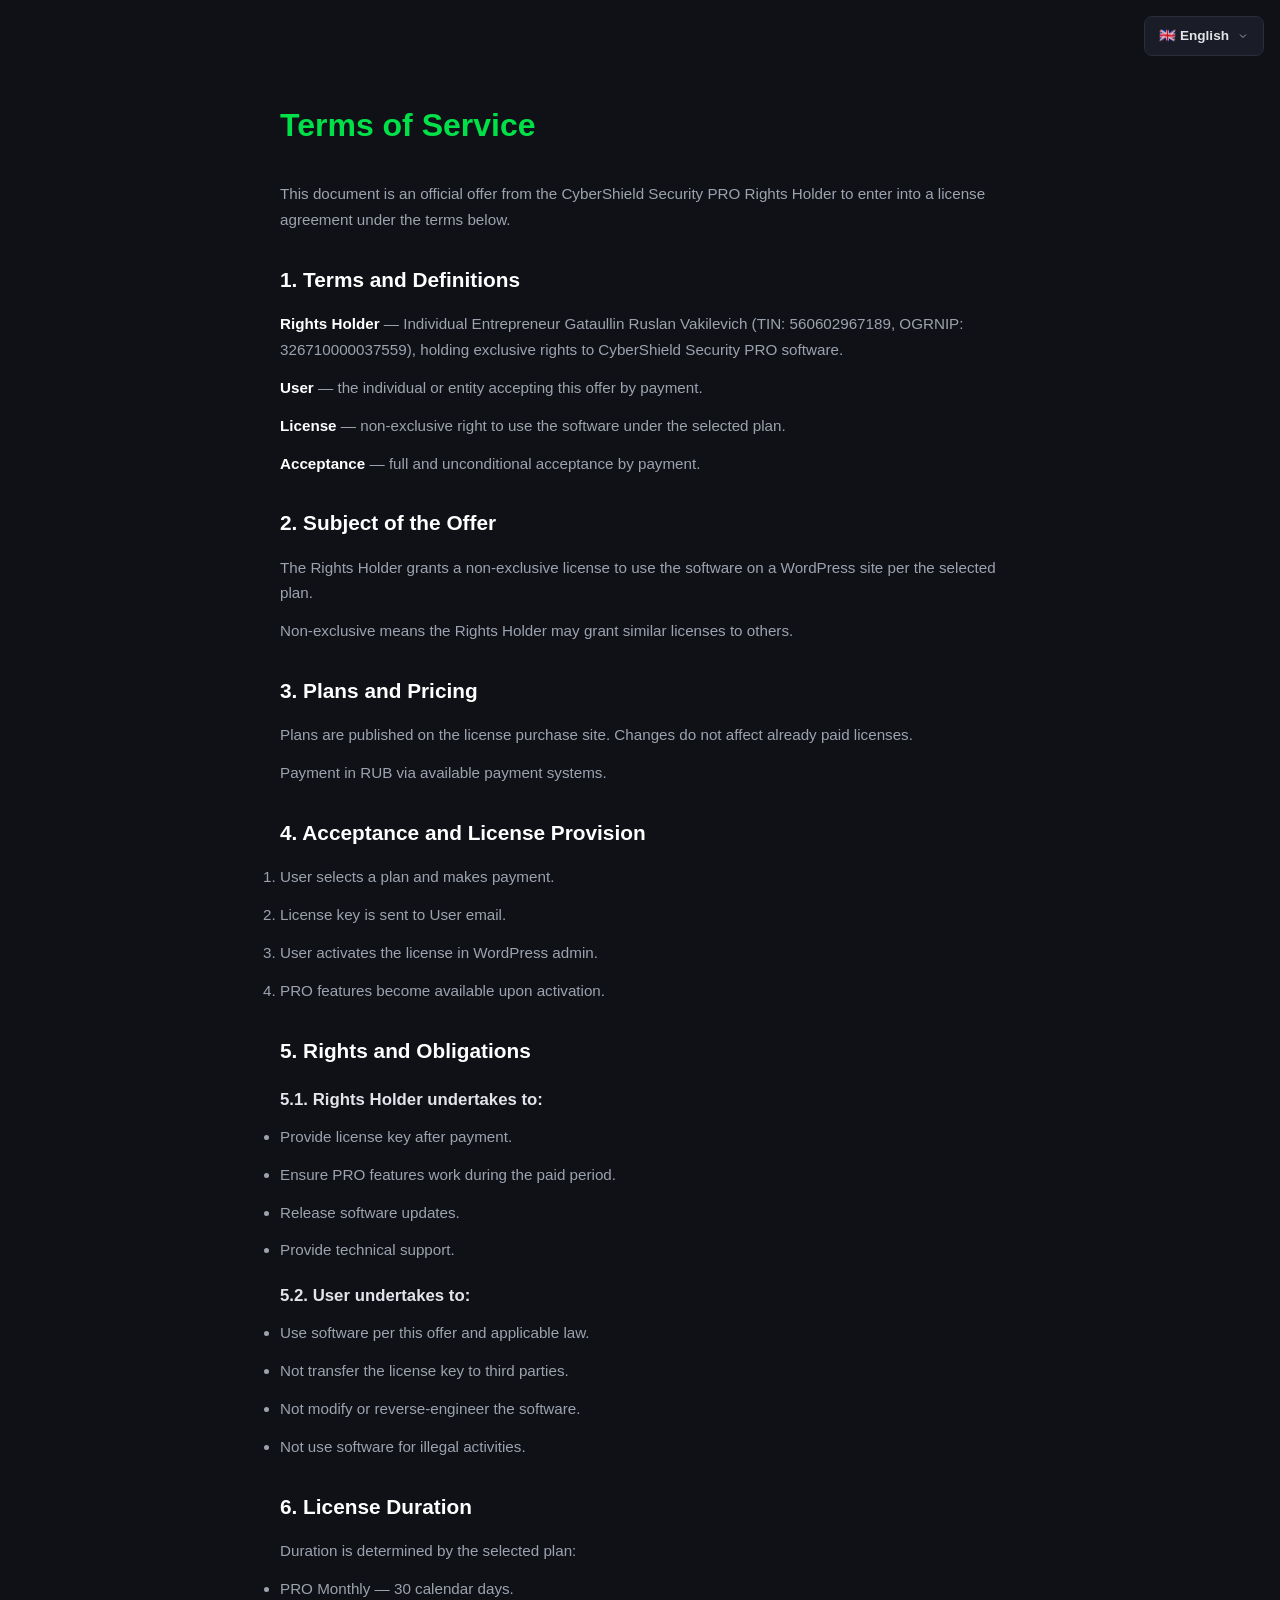
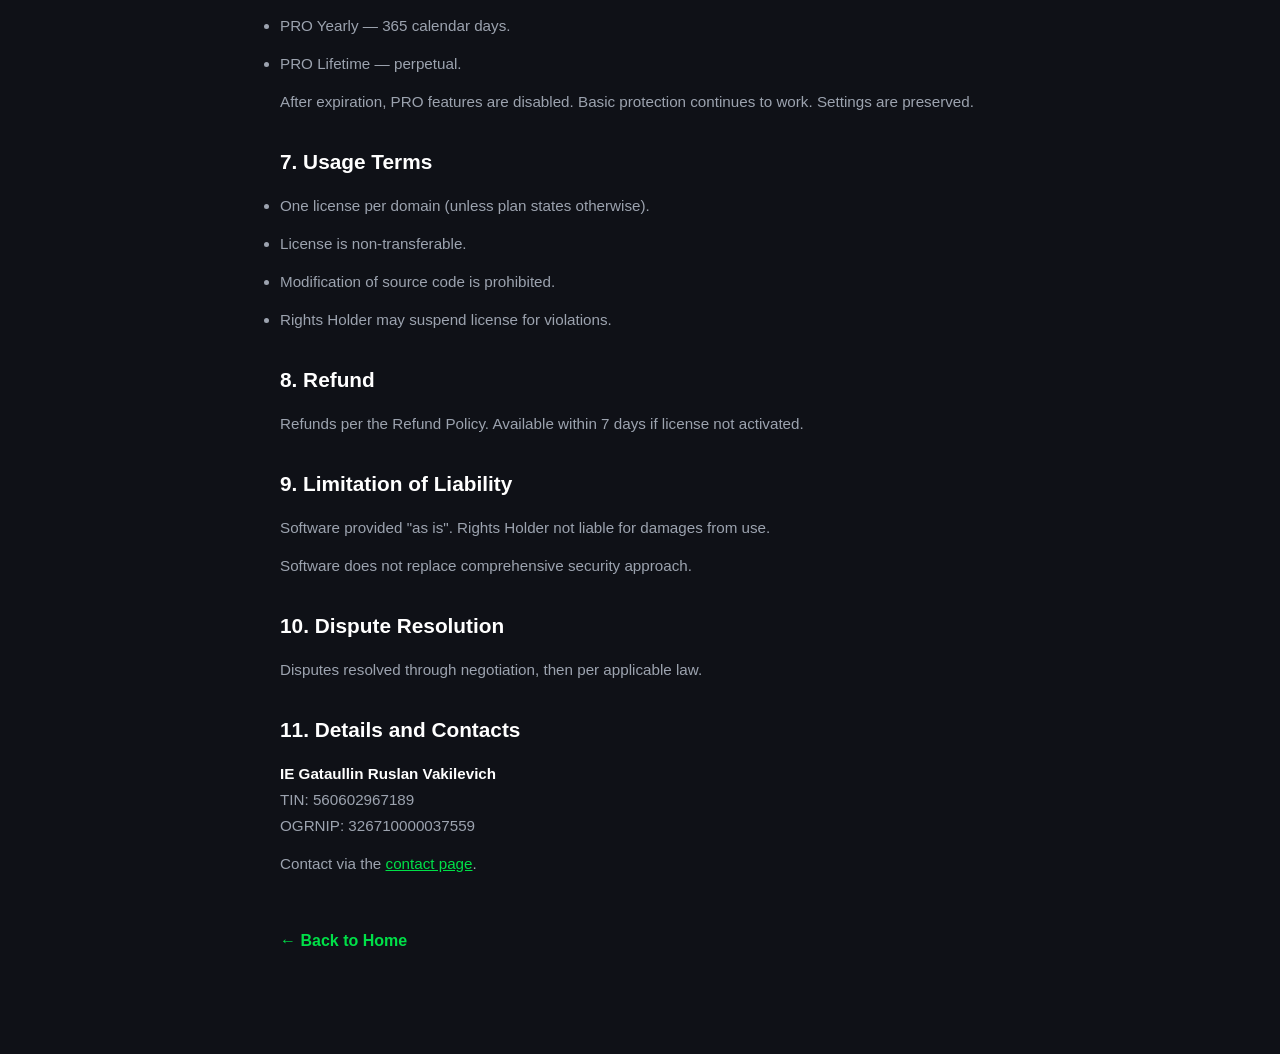
<file: docs/terms/index.html>
<!DOCTYPE html>
<html lang="ru">
<head>
    <meta charset="UTF-8">
    <meta name="viewport" content="width=device-width, initial-scale=1.0">
    <meta name="robots" content="noindex, follow">
    <title data-i18n="terms_title">Публичная оферта</title>
    <link rel="icon" type="image/png" sizes="32x32" href="../../favicon-32x32.png">
    <link rel="stylesheet" href="../../css/style.css">
    <script src="../../js/translations.js"></script>
    <style>
        .doc-page { max-width: 800px; margin: 60px auto; padding: 40px; }
        .doc-page h1 { color: var(--green); margin-bottom: 30px; font-size: 2rem; }
        .doc-page h2 { color: #fff; margin: 30px 0 15px; font-size: 1.3rem; }
        .doc-page h3 { color: var(--text); margin: 20px 0 10px; font-size: 1.05rem; }
        .doc-page p, .doc-page li, .doc-page ol { color: var(--text-secondary); margin-bottom: 12px; font-size: 0.95rem; line-height: 1.7; }
        .doc-page a { color: var(--green); }
        .doc-page strong { color: #fff; }
        .back-link { display: inline-block; margin-top: 40px; color: var(--green); text-decoration: none; font-weight: 600; }
        .back-link:hover { text-decoration: underline; }
        .lang-switcher { position: fixed; top: 16px; right: 16px; z-index: 100; font-size: 0.8rem; }
        .lang-current { display: flex; align-items: center; gap: 8px; background: var(--bg-card); border: 1px solid var(--border); padding: 8px 14px; border-radius: var(--radius-sm); cursor: pointer; color: var(--text); font-weight: 600; white-space: nowrap; transition: all 0.2s; user-select: none; }
        .lang-current:hover { border-color: var(--green); }
        .lang-current.open { border-color: var(--green); box-shadow: 0 0 12px var(--green-glow); }
        .lang-current span { font-size: 0.85rem; }
        .lang-arrow { transition: transform 0.2s; color: var(--text-secondary); }
        .lang-current.open .lang-arrow { transform: rotate(180deg); }
        .lang-dropdown { position: absolute; top: calc(100% + 4px); right: 0; background: var(--bg-card); border: 1px solid var(--border); border-radius: var(--radius-sm); min-width: 180px; max-height: 320px; overflow-y: auto; box-shadow: 0 8px 24px rgba(0,0,0,0.5); animation: fadeIn 0.15s ease; scrollbar-width: thin; scrollbar-color: var(--green) transparent; }
        .lang-dropdown::-webkit-scrollbar { width: 4px; }
        .lang-dropdown::-webkit-scrollbar-track { background: transparent; }
        .lang-dropdown::-webkit-scrollbar-thumb { background: var(--green); border-radius: 2px; }
        @keyframes fadeIn { from{opacity:0;transform:translateY(-4px)} to{opacity:1;transform:translateY(0)} }
        .lang-option { display: flex; align-items: center; gap: 10px; padding: 10px 16px; cursor: pointer; color: var(--text-secondary); font-size: 0.85rem; transition: all 0.15s; }
        .lang-option:hover { background: rgba(0,224,72,0.05); color: var(--text); }
        .lang-option.active { color: var(--green); font-weight: 700; background: rgba(0,224,72,0.08); }
    </style>
</head>
<body>
<div id="lang-switcher" class="lang-switcher"></div>
<div class="doc-page">
    <h1 data-i18n="terms_title">Публичная оферта</h1>
    <p data-i18n="terms_intro">Настоящий документ является официальным предложением (публичной офертой) Правообладателя программного обеспечения CyberShield Security PRO (далее — «ПО») на заключение лицензионного соглашения с любым физическим или юридическим лицом (далее — «Пользователь») на условиях, изложенных ниже.</p>
    
    <h2 data-i18n="terms_s1_title">1. Термины и определения</h2>
    <p data-i18n-html="terms_s1_p1"><strong>Правообладатель</strong> — Индивидуальный предприниматель Гатауллин Руслан Вакильевич (ИНН: 560602967189, ОГРНИП: 326710000037559), обладающий исключительными правами на программное обеспечение CyberShield Security PRO, предоставляющий неисключительную лицензию на его использование.</p>
    <p data-i18n-html="terms_s1_p2"><strong>Пользователь</strong> — физическое или юридическое лицо, осуществившее акцепт настоящей оферты путём оплаты и получившее неисключительную лицензию на использование ПО.</p>
    <p data-i18n-html="terms_s1_p3"><strong>Лицензия</strong> — неисключительное право на использование ПО на условиях и в объёме, соответствующих выбранному тарифу.</p>
    <p data-i18n-html="terms_s1_p4"><strong>Акцепт</strong> — полное и безоговорочное принятие условий настоящей оферты, осуществляемое путём оплаты выбранного тарифа.</p>
    
    <h2 data-i18n="terms_s2_title">2. Предмет оферты</h2>
    <p data-i18n="terms_s2_p1">Правообладатель предоставляет Пользователю неисключительную лицензию на использование ПО CyberShield Security PRO на сайте под управлением системы WordPress в объёме и на условиях, соответствующих выбранному и оплаченному тарифу.</p>
    <p data-i18n="terms_s2_p2">Неисключительная лицензия означает, что Правообладатель сохраняет за собой право предоставлять аналогичные лицензии неограниченному кругу лиц. Пользователь не приобретает исключительных прав на ПО.</p>
    
    <h2 data-i18n="terms_s3_title">3. Тарифы и стоимость</h2>
    <p data-i18n="terms_s3_p1">Актуальные тарифы, цены и состав услуг публикуются на сайте приобретения лицензии. Правообладатель оставляет за собой право изменять стоимость и состав тарифов в одностороннем порядке. Изменения не затрагивают уже оплаченные лицензии в течение их срока действия.</p>
    <p data-i18n="terms_s3_p2">Оплата производится в рублях через доступные на сайте платёжные системы. Все сборы и комиссии платёжных систем оплачиваются Пользователем самостоятельно, если иное не указано при оформлении платежа.</p>
    
    <h2 data-i18n="terms_s4_title">4. Порядок акцепта и предоставления лицензии</h2>
    <ol>
        <li data-i18n="terms_s4_li1">Пользователь выбирает тариф и производит оплату через доступную платёжную систему.</li>
        <li data-i18n="terms_s4_li2">После успешной обработки платежа на указанный Пользователем адрес электронной почты отправляется лицензионный ключ.</li>
        <li data-i18n="terms_s4_li3">Пользователь активирует лицензию в административной панели WordPress, введя полученный ключ в соответствующее поле плагина CyberShield Security.</li>
        <li data-i18n="terms_s4_li4">С момента активации Пользователю предоставляется доступ к PRO-функциям ПО в объёме, соответствующем оплаченному тарифу.</li>
    </ol>
    
    <h2 data-i18n="terms_s5_title">5. Права и обязанности сторон</h2>
    <h3 data-i18n="terms_s5_h3_1">5.1. Правообладатель обязуется:</h3>
    <ul>
        <li data-i18n="terms_s5_li1">Предоставить Пользователю лицензионный ключ после успешной оплаты.</li>
        <li data-i18n="terms_s5_li2">Обеспечить работоспособность PRO-функций ПО в течение оплаченного периода.</li>
        <li data-i18n="terms_s5_li3">Выпускать обновления ПО, направленные на улучшение функциональности и безопасности.</li>
        <li data-i18n="terms_s5_li4">Оказывать техническую поддержку через страницу контактов на сайте.</li>
    </ul>
    <h3 data-i18n="terms_s5_h3_2">5.2. Пользователь обязуется:</h3>
    <ul>
        <li data-i18n="terms_s5_li5">Использовать ПО в соответствии с условиями настоящей оферты и применимым законодательством.</li>
        <li data-i18n="terms_s5_li6">Не распространять, не передавать и не перепродавать лицензионный ключ третьим лицам.</li>
        <li data-i18n="terms_s5_li7">Не модифицировать, не декомпилировать и не Reverse-инжинирить исходный код ПО.</li>
        <li data-i18n="terms_s5_li8">Не использовать ПО для деятельности, нарушающей законодательство.</li>
    </ul>
    
    <h2 data-i18n="terms_s6_title">6. Срок действия лицензии</h2>
    <p data-i18n="terms_s6_p1">Срок действия лицензии определяется выбранным и оплаченным тарифом:</p>
    <ul>
        <li data-i18n="terms_s6_li1">Тариф «PRO Месяц» — 30 (тридцать) календарных дней с момента активации.</li>
        <li data-i18n="terms_s6_li2">Тариф «PRO Год» — 365 (триста шестьдесят пять) календарных дней с момента активации.</li>
        <li data-i18n="terms_s6_li3">Тариф «PRO Навсегда» — бессрочно, на весь период существования ПО.</li>
    </ul>
    <p data-i18n="terms_s6_p2">По истечении оплаченного периода PRO-функции ПО отключаются. Базовая (бесплатная) функциональность ПО продолжает работать в полном объёме. Все настройки Пользователя сохраняются.</p>
    
    <h2 data-i18n="terms_s7_title">7. Условия использования</h2>
    <ul>
        <li data-i18n="terms_s7_li1">Одна лицензия действительна для одного доменного имени (сайта), если иное количество не предусмотрено тарифом.</li>
        <li data-i18n="terms_s7_li2">Лицензия не подлежит передаче или перепродаже третьим лицам.</li>
        <li data-i18n="terms_s7_li3">Пользователь не вправе модифицировать, декомпилировать или иным образом изменять исходный код плагина.</li>
        <li data-i18n="terms_s7_li4">Правообладатель оставляет за собой право приостановить действие лицензии в случае нарушения Пользователем условий настоящей оферты.</li>
    </ul>
    
    <h2 data-i18n="terms_s8_title">8. Возврат средств</h2>
    <p data-i18n="terms_s8_p1">Условия и порядок возврата регулируются Политикой возврата средств, являющейся неотъемлемой частью настоящей оферты. Возврат возможен в течение 7 дней с момента покупки при условии, что лицензия не была активирована.</p>
    
    <h2 data-i18n="terms_s9_title">9. Ограничение ответственности</h2>
    <p data-i18n="terms_s9_p1">ПО предоставляется «как есть» (as is). Правообладатель не несёт ответственности за любой прямой или косвенный ущерб, возникший в результате использования или невозможности использования ПО, включая, но не ограничиваясь, потерю данных, упущенную выгоду, перерыв в коммерческой деятельности.</p>
    <p data-i18n="terms_s9_p2">Правообладатель не гарантирует, что ПО будет полностью защищать сайт Пользователя от всех известных и неизвестных угроз безопасности. ПО является инструментом повышения уровня безопасности и не заменяет комплексный подход к защите сайта.</p>
    
    <h2 data-i18n="terms_s10_title">10. Разрешение споров</h2>
    <p data-i18n="terms_s10_p1">Все споры и разногласия, возникающие в связи с настоящей офертой, разрешаются путём переговоров. При невозможности урегулирования спора путём переговоров, спор передаётся на рассмотрение в соответствии с применимым законодательством.</p>
    
    <h2 data-i18n="terms_s11_title">11. Реквизиты и контакты</h2>
    <p data-i18n-html="terms_s11_p1"><strong>Индивидуальный предприниматель Гатауллин Руслан Вакильевич</strong><br>ИНН: 560602967189<br>ОГРНИП: 326710000037559</p>
    <p data-i18n-html="terms_s11_p2">По всем вопросам, связанным с настоящей офертой, Пользователь может обратиться через <a href="../contact">страницу контактов</a>.</p>
    
    <a href="../../" class="back-link" data-i18n="back_home">← На главную</a>
</div>

<script>
var I18n={current:'ru',languages:{ru:{name:'Русский',flag:'🇷🇺'},en:{name:'English',flag:'🇬🇧'},de:{name:'Deutsch',flag:'🇩🇪'},fr:{name:'Français',flag:'🇫🇷'},it:{name:'Italiano',flag:'🇮🇹'},es:{name:'Español',flag:'🇪🇸'},pt:{name:'Português',flag:'🇧🇷'},zh:{name:'中文',flag:'🇨🇳'},ja:{name:'日本語',flag:'🇯🇵'},ko:{name:'한국어',flag:'🇰🇷'}},init:function(){var t=this.getSavedLanguage()||this.getBrowserLanguage();this.languages[t]||(t='en'),this.setLanguage(t),this.renderSwitcher()},getSavedLanguage:function(){return localStorage.getItem('cs_lang')},getBrowserLanguage:function(){return(navigator.language||navigator.userLanguage||'en').split('-')[0]},setLanguage:function(t){this.current=t,localStorage.setItem('cs_lang',t),document.documentElement.lang=t,document.querySelectorAll('[data-i18n]').forEach(function(e){var n=e.getAttribute('data-i18n');DocTranslations[t]&&DocTranslations[t][n]&&(e.textContent=DocTranslations[t][n])}),document.querySelectorAll('[data-i18n-html]').forEach(function(e){var n=e.getAttribute('data-i18n-html');DocTranslations[t]&&DocTranslations[t][n]&&(e.innerHTML=DocTranslations[t][n])}),document.querySelectorAll('.lang-option').forEach(function(e){e.classList.toggle('active',e.getAttribute('data-lang')===t)});var e=document.querySelector('.lang-current span');e&&this.languages[t]&&(e.textContent=this.languages[t].flag+' '+this.languages[t].name)},renderSwitcher:function(){var t=document.getElementById('lang-switcher');if(!t)return;var e=this.languages[this.current]||this.languages.en,n='<div class="lang-current" onclick="I18n.toggleSwitcher()"><span>'+e.flag+' '+e.name+'</span><svg class="lang-arrow" width="12" height="12" viewBox="0 0 24 24" fill="none" stroke="currentColor" stroke-width="2"><polyline points="6 9 12 15 18 9"/></svg></div><div class="lang-dropdown" id="lang-dropdown" style="display:none;">';for(var a in this.languages){var i=this.languages[a],o=a===this.current?' active':'';n+='<div class="lang-option'+o+'" data-lang="'+a+'" onclick="I18n.setLanguage(\''+a+'\')"><span>'+i.flag+' '+i.name+'</span></div>'}n+='</div>',t.innerHTML=n},toggleSwitcher:function(){var t=document.getElementById('lang-dropdown'),e=document.querySelector('.lang-current');if(t){var n='block'===t.style.display;t.style.display=n?'none':'block',e&&e.classList.toggle('open',!n)}},closeDropdown:function(){var t=document.getElementById('lang-dropdown'),e=document.querySelector('.lang-current');t&&(t.style.display='none'),e&&e.classList.remove('open')}};
document.addEventListener('click',function(t){t.target.closest('#lang-switcher')||I18n.closeDropdown()});

var DocTranslations={

ru:{terms_title:'Публичная оферта',terms_intro:'Настоящий документ является официальным предложением (публичной офертой) Правообладателя ПО CyberShield Security PRO на заключение лицензионного соглашения на условиях, изложенных ниже.',terms_s1_title:'1. Термины и определения',terms_s1_p1:'<strong>Правообладатель</strong> — ИП Гатауллин Руслан Вакильевич (ИНН: 560602967189, ОГРНИП: 326710000037559), обладающий исключительными правами на ПО CyberShield Security PRO.',terms_s1_p2:'<strong>Пользователь</strong> — лицо, осуществившее акцепт оферты путём оплаты.',terms_s1_p3:'<strong>Лицензия</strong> — неисключительное право на использование ПО на условиях выбранного тарифа.',terms_s1_p4:'<strong>Акцепт</strong> — полное и безоговорочное принятие условий оферты путём оплаты.',terms_s2_title:'2. Предмет оферты',terms_s2_p1:'Правообладатель предоставляет неисключительную лицензию на использование ПО на сайте WordPress в объёме выбранного тарифа.',terms_s2_p2:'Неисключительная лицензия означает право Правообладателя предоставлять аналогичные лицензии другим лицам.',terms_s3_title:'3. Тарифы и стоимость',terms_s3_p1:'Тарифы публикуются на сайте приобретения лицензии. Изменения не затрагивают уже оплаченные лицензии.',terms_s3_p2:'Оплата в рублях через доступные платёжные системы.',terms_s4_title:'4. Порядок акцепта и предоставления лицензии',terms_s4_li1:'Пользователь выбирает тариф и производит оплату.',terms_s4_li2:'Лицензионный ключ отправляется на email Пользователя.',terms_s4_li3:'Пользователь активирует лицензию в админке WordPress.',terms_s4_li4:'С момента активации предоставляется доступ к PRO-функциям.',terms_s5_title:'5. Права и обязанности сторон',terms_s5_h3_1:'5.1. Правообладатель обязуется:',terms_s5_li1:'Предоставить лицензионный ключ после оплаты.',terms_s5_li2:'Обеспечить работоспособность PRO-функций.',terms_s5_li3:'Выпускать обновления ПО.',terms_s5_li4:'Оказывать техническую поддержку.',terms_s5_h3_2:'5.2. Пользователь обязуется:',terms_s5_li5:'Использовать ПО в соответствии с офертой.',terms_s5_li6:'Не передавать лицензионный ключ третьим лицам.',terms_s5_li7:'Не модифицировать исходный код ПО.',terms_s5_li8:'Не использовать ПО в незаконной деятельности.',terms_s6_title:'6. Срок действия лицензии',terms_s6_p1:'Срок действия определяется тарифом:',terms_s6_li1:'PRO Месяц — 30 дней.',terms_s6_li2:'PRO Год — 365 дней.',terms_s6_li3:'PRO Навсегда — бессрочно.',terms_s6_p2:'По истечении срока PRO-функции отключаются, базовая защита продолжает работать.',terms_s7_title:'7. Условия использования',terms_s7_li1:'Одна лицензия на один сайт (если иное не предусмотрено тарифом).',terms_s7_li2:'Лицензия не подлежит передаче третьим лицам.',terms_s7_li3:'Запрещена модификация исходного кода.',terms_s7_li4:'Правообладатель может приостановить лицензию при нарушении условий.',terms_s8_title:'8. Возврат средств',terms_s8_p1:'Возврат регулируется Политикой возврата. Возможен в течение 7 дней, если лицензия не активирована.',terms_s9_title:'9. Ограничение ответственности',terms_s9_p1:'ПО предоставляется «как есть». Правообладатель не несёт ответственности за ущерб от использования ПО.',terms_s9_p2:'ПО не заменяет комплексный подход к безопасности.',terms_s10_title:'10. Разрешение споров',terms_s10_p1:'Споры разрешаются путём переговоров, затем — в соответствии с законодательством.',terms_s11_title:'11. Реквизиты и контакты',terms_s11_p1:'<strong>ИП Гатауллин Руслан Вакильевич</strong><br>ИНН: 560602967189<br>ОГРНИП: 326710000037559',terms_s11_p2:'Обращения через <a href="../contact">страницу контактов</a>.',back_home:'← На главную'},

en:{terms_title:'Terms of Service',terms_intro:'This document is an official offer from the CyberShield Security PRO Rights Holder to enter into a license agreement under the terms below.',terms_s1_title:'1. Terms and Definitions',terms_s1_p1:'<strong>Rights Holder</strong> — Individual Entrepreneur Gataullin Ruslan Vakilevich (TIN: 560602967189, OGRNIP: 326710000037559), holding exclusive rights to CyberShield Security PRO software.',terms_s1_p2:'<strong>User</strong> — the individual or entity accepting this offer by payment.',terms_s1_p3:'<strong>License</strong> — non-exclusive right to use the software under the selected plan.',terms_s1_p4:'<strong>Acceptance</strong> — full and unconditional acceptance by payment.',terms_s2_title:'2. Subject of the Offer',terms_s2_p1:'The Rights Holder grants a non-exclusive license to use the software on a WordPress site per the selected plan.',terms_s2_p2:'Non-exclusive means the Rights Holder may grant similar licenses to others.',terms_s3_title:'3. Plans and Pricing',terms_s3_p1:'Plans are published on the license purchase site. Changes do not affect already paid licenses.',terms_s3_p2:'Payment in RUB via available payment systems.',terms_s4_title:'4. Acceptance and License Provision',terms_s4_li1:'User selects a plan and makes payment.',terms_s4_li2:'License key is sent to User email.',terms_s4_li3:'User activates the license in WordPress admin.',terms_s4_li4:'PRO features become available upon activation.',terms_s5_title:'5. Rights and Obligations',terms_s5_h3_1:'5.1. Rights Holder undertakes to:',terms_s5_li1:'Provide license key after payment.',terms_s5_li2:'Ensure PRO features work during the paid period.',terms_s5_li3:'Release software updates.',terms_s5_li4:'Provide technical support.',terms_s5_h3_2:'5.2. User undertakes to:',terms_s5_li5:'Use software per this offer and applicable law.',terms_s5_li6:'Not transfer the license key to third parties.',terms_s5_li7:'Not modify or reverse-engineer the software.',terms_s5_li8:'Not use software for illegal activities.',terms_s6_title:'6. License Duration',terms_s6_p1:'Duration is determined by the selected plan:',terms_s6_li1:'PRO Monthly — 30 calendar days.',terms_s6_li2:'PRO Yearly — 365 calendar days.',terms_s6_li3:'PRO Lifetime — perpetual.',terms_s6_p2:'After expiration, PRO features are disabled. Basic protection continues to work. Settings are preserved.',terms_s7_title:'7. Usage Terms',terms_s7_li1:'One license per domain (unless plan states otherwise).',terms_s7_li2:'License is non-transferable.',terms_s7_li3:'Modification of source code is prohibited.',terms_s7_li4:'Rights Holder may suspend license for violations.',terms_s8_title:'8. Refund',terms_s8_p1:'Refunds per the Refund Policy. Available within 7 days if license not activated.',terms_s9_title:'9. Limitation of Liability',terms_s9_p1:'Software provided "as is". Rights Holder not liable for damages from use.',terms_s9_p2:'Software does not replace comprehensive security approach.',terms_s10_title:'10. Dispute Resolution',terms_s10_p1:'Disputes resolved through negotiation, then per applicable law.',terms_s11_title:'11. Details and Contacts',terms_s11_p1:'<strong>IE Gataullin Ruslan Vakilevich</strong><br>TIN: 560602967189<br>OGRNIP: 326710000037559',terms_s11_p2:'Contact via the <a href="../contact">contact page</a>.',back_home:'← Back to Home'},

de:{terms_title:'AGB',terms_intro:'Dieses Dokument ist ein offizielles Angebot des Rechteinhabers von CyberShield Security PRO zum Abschluss eines Lizenzvertrags.',terms_s1_title:'1. Begriffe',terms_s1_p1:'<strong>Rechteinhaber</strong> — Einzelunternehmer Gataullin Ruslan Wakiljewitsch (INN: 560602967189, OGRNIP: 326710000037559), Inhaber der ausschließlichen Rechte an CyberShield Security PRO.',terms_s1_p2:'<strong>Nutzer</strong> — Person, die das Angebot durch Zahlung annimmt.',terms_s1_p3:'<strong>Lizenz</strong> — nicht-exklusives Nutzungsrecht gemäß Tarif.',terms_s1_p4:'<strong>Annahme</strong> — vorbehaltlose Zustimmung durch Zahlung.',terms_s2_title:'2. Vertragsgegenstand',terms_s2_p1:'Der Rechteinhaber gewährt eine nicht-exklusive Lizenz zur Nutzung auf einer WordPress-Website.',terms_s2_p2:'Nicht-exklusiv bedeutet, dass der Rechteinhaber ähnliche Lizenzen an Dritte vergeben kann.',terms_s3_title:'3. Tarife und Preise',terms_s3_p1:'Tarife auf der Lizenz-Website veröffentlicht. Änderungen betreffen nicht bereits bezahlte Lizenzen.',terms_s3_p2:'Zahlung in RUB über verfügbare Zahlungssysteme.',terms_s4_title:'4. Annahme und Lizenzbereitstellung',terms_s4_li1:'Nutzer wählt Tarif und zahlt.',terms_s4_li2:'Lizenzschlüssel wird per E-Mail gesendet.',terms_s4_li3:'Aktivierung im WordPress-Admin.',terms_s4_li4:'PRO-Funktionen nach Aktivierung verfügbar.',terms_s5_title:'5. Rechte und Pflichten',terms_s5_h3_1:'5.1. Rechteinhaber verpflichtet sich:',terms_s5_li1:'Lizenzschlüssel nach Zahlung bereitzustellen.',terms_s5_li2:'Funktionsfähigkeit der PRO-Funktionen sicherzustellen.',terms_s5_li3:'Software-Updates bereitzustellen.',terms_s5_li4:'Technischen Support zu leisten.',terms_s5_h3_2:'5.2. Nutzer verpflichtet sich:',terms_s5_li5:'Software gemäß AGB zu nutzen.',terms_s5_li6:'Lizenzschlüssel nicht an Dritte weiterzugeben.',terms_s5_li7:'Quellcode nicht zu modifizieren.',terms_s5_li8:'Software nicht für illegale Aktivitäten zu nutzen.',terms_s6_title:'6. Lizenzlaufzeit',terms_s6_p1:'Laufzeit nach gewähltem Tarif:',terms_s6_li1:'PRO Monatlich — 30 Tage.',terms_s6_li2:'PRO Jährlich — 365 Tage.',terms_s6_li3:'PRO Lifetime — unbegrenzt.',terms_s6_p2:'Nach Ablauf werden PRO-Funktionen deaktiviert. Basisschutz funktioniert weiter.',terms_s7_title:'7. Nutzungsbedingungen',terms_s7_li1:'Eine Lizenz pro Domain.',terms_s7_li2:'Lizenz nicht übertragbar.',terms_s7_li3:'Quellcode-Modifikation verboten.',terms_s7_li4:'Rechteinhaber kann Lizenz bei Verstößen sperren.',terms_s8_title:'8. Rückerstattung',terms_s8_p1:'Rückerstattung gemäß Richtlinie. Innerhalb 7 Tagen möglich, wenn nicht aktiviert.',terms_s9_title:'9. Haftungsbeschränkung',terms_s9_p1:'Software "wie besehen". Keine Haftung für Schäden.',terms_s9_p2:'Software ersetzt kein umfassendes Sicherheitskonzept.',terms_s10_title:'10. Streitbeilegung',terms_s10_p1:'Streitigkeiten durch Verhandlung, dann nach geltendem Recht.',terms_s11_title:'11. Impressum & Kontakt',terms_s11_p1:'<strong>Einzelunternehmer Gataullin Ruslan Vakilevich</strong><br>INN: 560602967189<br>OGRNIP: 326710000037559',terms_s11_p2:'Kontakt über die <a href="../contact">Kontaktseite</a>.',back_home:'← Zur Startseite'},

fr:{terms_title:'Conditions générales',terms_intro:'Offre officielle du titulaire des droits pour un contrat de licence.',terms_s1_title:'1. Termes',terms_s1_p1:'<strong>Titulaire</strong> — Entrepreneur individuel Gataullin Ruslan Vakilevich (NIF: 560602967189, OGRNIP: 326710000037559), détenteur des droits exclusifs.',terms_s1_p2:'<strong>Utilisateur</strong> — personne acceptant l\'offre par paiement.',terms_s1_p3:'<strong>Licence</strong> — droit non exclusif selon le tarif.',terms_s1_p4:'<strong>Acceptation</strong> — acceptation complète par paiement.',terms_s2_title:'2. Objet',terms_s2_p1:'Licence non exclusive pour site WordPress.',terms_s2_p2:'Non exclusive = le titulaire peut accorder d\'autres licences.',terms_s3_title:'3. Tarifs',terms_s3_p1:'Tarifs publiés sur le site d\'achat de licence.',terms_s3_p2:'Paiement en RUB.',terms_s4_title:'4. Fourniture de licence',terms_s4_li1:'Choix du tarif et paiement.',terms_s4_li2:'Clé envoyée par email.',terms_s4_li3:'Activation dans WordPress.',terms_s4_li4:'Fonctions PRO disponibles après activation.',terms_s5_title:'5. Droits et obligations',terms_s5_h3_1:'5.1. Le Titulaire s\'engage à:',terms_s5_li1:'Fournir la clé après paiement.',terms_s5_li2:'Assurer le fonctionnement PRO.',terms_s5_li3:'Publier des mises à jour.',terms_s5_li4:'Fournir un support technique.',terms_s5_h3_2:'5.2. L\'Utilisateur s\'engage à:',terms_s5_li5:'Utiliser le logiciel conformément aux conditions.',terms_s5_li6:'Ne pas céder la clé à des tiers.',terms_s5_li7:'Ne pas modifier le code source.',terms_s5_li8:'Ne pas utiliser à des fins illégales.',terms_s6_title:'6. Durée',terms_s6_p1:'Selon le tarif:',terms_s6_li1:'Mensuel — 30 jours.',terms_s6_li2:'Annuel — 365 jours.',terms_s6_li3:'À vie — perpétuel.',terms_s6_p2:'Après expiration, fonctions PRO désactivées. Protection de base continue.',terms_s7_title:'7. Conditions d\'utilisation',terms_s7_li1:'Une licence par domaine.',terms_s7_li2:'Licence non cessible.',terms_s7_li3:'Modification du code interdite.',terms_s7_li4:'Suspension possible en cas de violation.',terms_s8_title:'8. Remboursement',terms_s8_p1:'Selon la politique de remboursement. 7 jours si non activé.',terms_s9_title:'9. Limitation de responsabilité',terms_s9_p1:'Logiciel "tel quel". Pas de responsabilité pour dommages.',terms_s9_p2:'Ne remplace pas une approche de sécurité complète.',terms_s10_title:'10. Résolution des litiges',terms_s10_p1:'Négociation puis droit applicable.',terms_s11_title:'11. Mentions légales',terms_s11_p1:'<strong>EI Gataullin Ruslan Vakilevich</strong><br>NIF: 560602967189<br>OGRNIP: 326710000037559',terms_s11_p2:'Via la <a href="../contact">page de contact</a>.',back_home:'← Retour à l\'accueil'},

it:{terms_title:'Termini di servizio',terms_intro:'Offerta ufficiale del titolare dei diritti per contratto di licenza.',terms_s1_title:'1. Termini',terms_s1_p1:'<strong>Titolare</strong> — Imprenditore individuale Gataullin Ruslan Vakilevich (CIF: 560602967189, OGRNIP: 326710000037559), detentore dei diritti esclusivi.',terms_s1_p2:'<strong>Utente</strong> — chi accetta l\'offerta pagando.',terms_s1_p3:'<strong>Licenza</strong> — diritto non esclusivo secondo il piano.',terms_s1_p4:'<strong>Accettazione</strong> — accettazione completa tramite pagamento.',terms_s2_title:'2. Oggetto',terms_s2_p1:'Licenza non esclusiva per sito WordPress.',terms_s2_p2:'Non esclusiva = il titolare può concedere altre licenze.',terms_s3_title:'3. Piani e prezzi',terms_s3_p1:'Piani pubblicati sul sito di acquisto.',terms_s3_p2:'Pagamento in RUB.',terms_s4_title:'4. Fornitura licenza',terms_s4_li1:'Scelta piano e pagamento.',terms_s4_li2:'Chiave inviata per email.',terms_s4_li3:'Attivazione in WordPress.',terms_s4_li4:'Funzioni PRO disponibili dopo attivazione.',terms_s5_title:'5. Diritti e obblighi',terms_s5_h3_1:'5.1. Il Titolare si impegna a:',terms_s5_li1:'Fornire la chiave dopo pagamento.',terms_s5_li2:'Garantire il funzionamento PRO.',terms_s5_li3:'Pubblicare aggiornamenti.',terms_s5_li4:'Fornire supporto tecnico.',terms_s5_h3_2:'5.2. L\'Utente si impegna a:',terms_s5_li5:'Usare il software secondo i termini.',terms_s5_li6:'Non cedere la chiave a terzi.',terms_s5_li7:'Non modificare il codice sorgente.',terms_s5_li8:'Non usare per attività illegali.',terms_s6_title:'6. Durata',terms_s6_p1:'Secondo il piano:',terms_s6_li1:'Mensile — 30 giorni.',terms_s6_li2:'Annuale — 365 giorni.',terms_s6_li3:'A vita — perpetuo.',terms_s6_p2:'Dopo scadenza, funzioni PRO disattivate. Protezione base continua.',terms_s7_title:'7. Condizioni d\'uso',terms_s7_li1:'Una licenza per dominio.',terms_s7_li2:'Licenza non trasferibile.',terms_s7_li3:'Modifica codice vietata.',terms_s7_li4:'Sospensione possibile per violazioni.',terms_s8_title:'8. Rimborso',terms_s8_p1:'Secondo politica rimborso. 7 giorni se non attivato.',terms_s9_title:'9. Limitazione di responsabilità',terms_s9_p1:'Software "così com\'è". Nessuna responsabilità per danni.',terms_s9_p2:'Non sostituisce approccio completo alla sicurezza.',terms_s10_title:'10. Risoluzione controversie',terms_s10_p1:'Negoziato, poi diritto applicabile.',terms_s11_title:'11. Estremi e contatti',terms_s11_p1:'<strong>Imp. Ind. Gataullin Ruslan Vakilevich</strong><br>CIF: 560602967189<br>OGRNIP: 326710000037559',terms_s11_p2:'Via <a href="../contact">pagina contatti</a>.',back_home:'← Torna alla home'},

es:{terms_title:'Términos de servicio',terms_intro:'Oferta oficial del titular de los derechos para contrato de licencia.',terms_s1_title:'1. Términos',terms_s1_p1:'<strong>Titular</strong> — Empresario individual Gataullin Ruslan Vakilevich (NIF: 560602967189, OGRNIP: 326710000037559), titular de los derechos exclusivos.',terms_s1_p2:'<strong>Usuario</strong> — quien acepta la oferta pagando.',terms_s1_p3:'<strong>Licencia</strong> — derecho no exclusivo según el plan.',terms_s1_p4:'<strong>Aceptación</strong> — aceptación completa mediante pago.',terms_s2_title:'2. Objeto',terms_s2_p1:'Licencia no exclusiva para sitio WordPress.',terms_s2_p2:'No exclusiva = el titular puede otorgar otras licencias.',terms_s3_title:'3. Planes y precios',terms_s3_p1:'Planes publicados en el sitio de compra.',terms_s3_p2:'Pago en RUB.',terms_s4_title:'4. Entrega de licencia',terms_s4_li1:'Elegir plan y pagar.',terms_s4_li2:'Clave enviada por email.',terms_s4_li3:'Activación en WordPress.',terms_s4_li4:'Funciones PRO disponibles tras activación.',terms_s5_title:'5. Derechos y obligaciones',terms_s5_h3_1:'5.1. El Titular se compromete a:',terms_s5_li1:'Proporcionar la clave tras el pago.',terms_s5_li2:'Garantizar el funcionamiento PRO.',terms_s5_li3:'Publicar actualizaciones.',terms_s5_li4:'Proporcionar soporte técnico.',terms_s5_h3_2:'5.2. El Usuario se compromete a:',terms_s5_li5:'Usar el software según los términos.',terms_s5_li6:'No ceder la clave a terceros.',terms_s5_li7:'No modificar el código fuente.',terms_s5_li8:'No usar para actividades ilegales.',terms_s6_title:'6. Duración',terms_s6_p1:'Según el plan:',terms_s6_li1:'Mensual — 30 días.',terms_s6_li2:'Anual — 365 días.',terms_s6_li3:'Vitalicio — perpetuo.',terms_s6_p2:'Tras vencimiento, funciones PRO desactivadas. Protección básica continúa.',terms_s7_title:'7. Condiciones de uso',terms_s7_li1:'Una licencia por dominio.',terms_s7_li2:'Licencia no transferible.',terms_s7_li3:'Modificación de código prohibida.',terms_s7_li4:'Suspensión posible por violaciones.',terms_s8_title:'8. Reembolso',terms_s8_p1:'Según política de reembolso. 7 días si no activado.',terms_s9_title:'9. Limitación de responsabilidad',terms_s9_p1:'Software "tal cual". Sin responsabilidad por daños.',terms_s9_p2:'No sustituye enfoque integral de seguridad.',terms_s10_title:'10. Resolución de disputas',terms_s10_p1:'Negociación, luego derecho aplicable.',terms_s11_title:'11. Detalles y contacto',terms_s11_p1:'<strong>Emp. Ind. Gataullin Ruslan Vakilevich</strong><br>NIF: 560602967189<br>OGRNIP: 326710000037559',terms_s11_p2:'Vía <a href="../contact">página de contacto</a>.',back_home:'← Volver al inicio'},

pt:{terms_title:'Termos de serviço',terms_intro:'Oferta oficial do titular dos direitos para contrato de licença.',terms_s1_title:'1. Termos',terms_s1_p1:'<strong>Titular</strong> — Empresário Individual Gataullin Ruslan Vakilevich (NIF: 560602967189, OGRNIP: 326710000037559), detentor dos direitos exclusivos.',terms_s1_p2:'<strong>Usuário</strong> — quem aceita a oferta pagando.',terms_s1_p3:'<strong>Licença</strong> — direito não exclusivo conforme o plano.',terms_s1_p4:'<strong>Aceitação</strong> — aceitação completa por pagamento.',terms_s2_title:'2. Objeto',terms_s2_p1:'Licença não exclusiva para site WordPress.',terms_s2_p2:'Não exclusiva = o titular pode conceder outras licenças.',terms_s3_title:'3. Planos e preços',terms_s3_p1:'Planos publicados no site de compra.',terms_s3_p2:'Pagamento em RUB.',terms_s4_title:'4. Entrega da licença',terms_s4_li1:'Escolher plano e pagar.',terms_s4_li2:'Chave enviada por email.',terms_s4_li3:'Ativação no WordPress.',terms_s4_li4:'Funções PRO disponíveis após ativação.',terms_s5_title:'5. Direitos e obrigações',terms_s5_h3_1:'5.1. O Titular se compromete a:',terms_s5_li1:'Fornecer a chave após pagamento.',terms_s5_li2:'Garantir o funcionamento PRO.',terms_s5_li3:'Publicar atualizações.',terms_s5_li4:'Fornecer suporte técnico.',terms_s5_h3_2:'5.2. O Usuário se compromete a:',terms_s5_li5:'Usar o software conforme os termos.',terms_s5_li6:'Não ceder a chave a terceiros.',terms_s5_li7:'Não modificar o código fonte.',terms_s5_li8:'Não usar para atividades ilegais.',terms_s6_title:'6. Duração',terms_s6_p1:'Conforme o plano:',terms_s6_li1:'Mensal — 30 dias.',terms_s6_li2:'Anual — 365 dias.',terms_s6_li3:'Vitalício — perpétuo.',terms_s6_p2:'Após vencimento, funções PRO desativadas. Proteção básica continua.',terms_s7_title:'7. Condições de uso',terms_s7_li1:'Uma licença por domínio.',terms_s7_li2:'Licença não transferível.',terms_s7_li3:'Modificação de código proibida.',terms_s7_li4:'Suspensão possível por violações.',terms_s8_title:'8. Reembolso',terms_s8_p1:'Conforme política de reembolso. 7 dias se não ativado.',terms_s9_title:'9. Limitação de responsabilidade',terms_s9_p1:'Software "como está". Sem responsabilidade por danos.',terms_s9_p2:'Não substitui abordagem completa de segurança.',terms_s10_title:'10. Resolução de disputas',terms_s10_p1:'Negociação, depois direito aplicável.',terms_s11_title:'11. Detalhes e contato',terms_s11_p1:'<strong>EI Gataullin Ruslan Vakilevich</strong><br>NIF: 560602967189<br>OGRNIP: 326710000037559',terms_s11_p2:'Via <a href="../contact">página de contato</a>.',back_home:'← Voltar ao início'},

zh:{terms_title:'服务条款',terms_intro:'权利持有人的官方许可协议要约。',terms_s1_title:'1. 术语',terms_s1_p1:'<strong>权利持有人</strong> — 个体工商户 Gataullin Ruslan Vakilevich (纳税识别号: 560602967189, OGRNIP: 326710000037559)，软件的独家权利所有者。',terms_s1_p2:'<strong>用户</strong> — 通过付款接受要约的人。',terms_s1_p3:'<strong>许可证</strong> — 根据计划的非独家使用权。',terms_s1_p4:'<strong>接受</strong> — 通过付款完全接受。',terms_s2_title:'2. 要约标的',terms_s2_p1:'在WordPress网站上使用软件的非独家许可。',terms_s2_p2:'非独家=权利持有人可向他人授予类似许可。',terms_s3_title:'3. 计划与定价',terms_s3_p1:'计划发布在许可证购买网站上。',terms_s3_p2:'以卢布支付。',terms_s4_title:'4. 许可证提供',terms_s4_li1:'选择计划并付款。',terms_s4_li2:'密钥通过邮件发送。',terms_s4_li3:'在WordPress中激活。',terms_s4_li4:'激活后PRO功能可用。',terms_s5_title:'5. 权利与义务',terms_s5_h3_1:'5.1. 权利持有人承诺：',terms_s5_li1:'付款后提供密钥。',terms_s5_li2:'确保PRO功能正常运行。',terms_s5_li3:'发布软件更新。',terms_s5_li4:'提供技术支持。',terms_s5_h3_2:'5.2. 用户承诺：',terms_s5_li5:'根据条款使用软件。',terms_s5_li6:'不向第三方转让密钥。',terms_s5_li7:'不修改源代码。',terms_s5_li8:'不用于非法活动。',terms_s6_title:'6. 许可证期限',terms_s6_p1:'根据所选计划：',terms_s6_li1:'月度—30天。',terms_s6_li2:'年度—365天。',terms_s6_li3:'永久—无期限。',terms_s6_p2:'到期后PRO功能禁用。基本保护继续。',terms_s7_title:'7. 使用条款',terms_s7_li1:'每个域名一个许可证。',terms_s7_li2:'许可证不可转让。',terms_s7_li3:'禁止修改源代码。',terms_s7_li4:'违规时可暂停许可证。',terms_s8_title:'8. 退款',terms_s8_p1:'根据退款政策。7天内未激活可退款。',terms_s9_title:'9. 责任限制',terms_s9_p1:'软件"按原样"提供。对损害不承担责任。',terms_s9_p2:'不替代全面的安全方案。',terms_s10_title:'10. 争议解决',terms_s10_p1:'协商解决，然后适用法律。',terms_s11_title:'11. 详情与联系方式',terms_s11_p1:'<strong>IE Gataullin Ruslan Vakilevich</strong><br>TIN: 560602967189<br>OGRNIP: 326710000037559',terms_s11_p2:'通过<a href="../contact">联系页面</a>。',back_home:'← 返回首页'},

ja:{terms_title:'利用規約',terms_intro:'権利保有者によるライセンス契約の公式オファー。',terms_s1_title:'1. 用語',terms_s1_p1:'<strong>権利保有者</strong> — 個人事業主 Gataullin Ruslan Vakilevich (INN: 560602967189, OGRNIP: 326710000037559)、ソフトウェアの独占的権利の所有者。',terms_s1_p2:'<strong>ユーザー</strong> — 支払いによりオファーを受諾する者。',terms_s1_p3:'<strong>ライセンス</strong> — プランに基づく非独占的使用権。',terms_s1_p4:'<strong>受諾</strong> — 支払いによる完全な承諾。',terms_s2_title:'2. オファー対象',terms_s2_p1:'WordPressサイトでの非独占的ライセンス。',terms_s2_p2:'非独占的=権利保有者は他者に同様のライセンスを付与可能。',terms_s3_title:'3. プランと料金',terms_s3_p1:'プランはライセンス購入サイトに掲載。',terms_s3_p2:'ルーブルで支払い。',terms_s4_title:'4. ライセンス提供',terms_s4_li1:'プラン選択と支払い。',terms_s4_li2:'キーをメールで送信。',terms_s4_li3:'WordPressでアクティベート。',terms_s4_li4:'アクティベーション後PRO機能利用可能。',terms_s5_title:'5. 権利と義務',terms_s5_h3_1:'5.1. 権利保有者の義務：',terms_s5_li1:'支払い後にキーを提供。',terms_s5_li2:'PRO機能の動作を保証。',terms_s5_li3:'ソフトウェア更新を提供。',terms_s5_li4:'テクニカルサポートを提供。',terms_s5_h3_2:'5.2. ユーザーの義務：',terms_s5_li5:'本規約に従いソフトウェアを使用。',terms_s5_li6:'キーを第三者に譲渡しない。',terms_s5_li7:'ソースコードを改変しない。',terms_s5_li8:'違法行為に使用しない。',terms_s6_title:'6. ライセンス期間',terms_s6_p1:'選択したプランによる：',terms_s6_li1:'月額—30日。',terms_s6_li2:'年額—365日。',terms_s6_li3:'永久—無期限。',terms_s6_p2:'期間終了後、PRO機能は無効化。基本保護は継続。',terms_s7_title:'7. 利用条件',terms_s7_li1:'1ドメインにつき1ライセンス。',terms_s7_li2:'ライセンス譲渡不可。',terms_s7_li3:'ソースコード改変禁止。',terms_s7_li4:'違反時はライセンス停止可能。',terms_s8_title:'8. 返金',terms_s8_p1:'返金ポリシーに従う。未アクティベートの場合7日以内。',terms_s9_title:'9. 責任制限',terms_s9_p1:'ソフトウェアは「現状有姿」で提供。損害の責任を負わない。',terms_s9_p2:'包括的なセキュリティ対策を代替しない。',terms_s10_title:'10. 紛争解決',terms_s10_p1:'交渉、その後適用法令による。',terms_s11_title:'11. 詳細と連絡先',terms_s11_p1:'<strong>IE Gataullin Ruslan Vakilevich</strong><br>INN: 560602967189<br>OGRNIP: 326710000037559',terms_s11_p2:'<a href="../contact">お問い合わせページ</a>から。',back_home:'← ホームに戻る'},

ko:{terms_title:'이용약관',terms_intro:'권리 보유자의 라이선스 계약 공식 제안.',terms_s1_title:'1. 용어',terms_s1_p1:'<strong>권리 보유자</strong> — 개인사업자 Gataullin Ruslan Vakilevich (INN: 560602967189, OGRNIP: 326710000037559), 소프트웨어 독점권 소유자.',terms_s1_p2:'<strong>사용자</strong> — 결제로 제안을 수락한 자.',terms_s1_p3:'<strong>라이선스</strong> — 플랜에 따른 비독점적 사용권.',terms_s1_p4:'<strong>수락</strong> — 결제를 통한 완전한 수락.',terms_s2_title:'2. 제안 대상',terms_s2_p1:'WordPress 사이트에서의 비독점적 라이선스.',terms_s2_p2:'비독점적=권리 보유자는 타인에게 유사한 라이선스 부여 가능.',terms_s3_title:'3. 플랜 및 가격',terms_s3_p1:'플랜은 라이선스 구매 사이트에 게시.',terms_s3_p2:'루블로 결제.',terms_s4_title:'4. 라이선스 제공',terms_s4_li1:'플랜 선택 및 결제.',terms_s4_li2:'키를 이메일로 전송.',terms_s4_li3:'WordPress에서 활성화.',terms_s4_li4:'활성화 후 PRO 기능 사용 가능.',terms_s5_title:'5. 권리와 의무',terms_s5_h3_1:'5.1. 권리 보유자의 의무:',terms_s5_li1:'결제 후 키 제공.',terms_s5_li2:'PRO 기능 작동 보장.',terms_s5_li3:'소프트웨어 업데이트 제공.',terms_s5_li4:'기술 지원 제공.',terms_s5_h3_2:'5.2. 사용자의 의무:',terms_s5_li5:'약관에 따라 소프트웨어 사용.',terms_s5_li6:'키를 제3자에게 양도하지 않음.',terms_s5_li7:'소스 코드 수정 금지.',terms_s5_li8:'불법 활동에 사용하지 않음.',terms_s6_title:'6. 라이선스 기간',terms_s6_p1:'선택한 플랜에 따라:',terms_s6_li1:'월간—30일.',terms_s6_li2:'연간—365일.',terms_s6_li3:'평생—무기한.',terms_s6_p2:'기간 종료 후 PRO 기능 비활성화. 기본 보호 계속.',terms_s7_title:'7. 이용 조건',terms_s7_li1:'도메인당 1개 라이선스.',terms_s7_li2:'라이선스 양도 불가.',terms_s7_li3:'소스 코드 수정 금지.',terms_s7_li4:'위반 시 라이선스 정지 가능.',terms_s8_title:'8. 환불',terms_s8_p1:'환불 정책에 따름. 미활성화 시 7일 이내.',terms_s9_title:'9. 책임 제한',terms_s9_p1:'소프트웨어 "있는 그대로" 제공. 손해에 대한 책임 없음.',terms_s9_p2:'포괄적 보안 접근법을 대체하지 않음.',terms_s10_title:'10. 분쟁 해결',terms_s10_p1:'협상 후 관련 법률에 따름.',terms_s11_title:'11. 세부 사항 및 연락처',terms_s11_p1:'<strong>IE Gataullin Ruslan Vakilevich</strong><br>INN: 560602967189<br>OGRNIP: 326710000037559',terms_s11_p2:'<a href="../contact">문의 페이지</a>를 통해.',back_home:'← 홈으로'}

};

for(var lang in DocTranslations){if(lang==='en')continue;for(var key in DocTranslations.en){if(!DocTranslations[lang][key])DocTranslations[lang][key]=DocTranslations.en[key]}}
document.addEventListener('DOMContentLoaded',function(){I18n.init()});
</script>
</body>
</html>
</file>
<file: css/style.css>
/* ============================================ */
/* RESET & BASE */
/* ============================================ */
:root {
    --bg: #0f1117;
    --bg-card: #1a1d27;
    --bg-card-hover: #1e2130;
    --border: #2a2d3a;
    --border-light: rgba(255, 255, 255, 0.06);
    --text: #e2e4e9;
    --text-secondary: #9ca3af;
    --text-muted: #6b7280;
    --green: #00e048;
    --green-dark: #00b038;
    --green-glow: rgba(0, 224, 72, 0.15);
    --red: #ff4040;
    --yellow: #ffb800;
    --blue: #00c0e8;
    --radius: 12px;
    --radius-sm: 8px;
    --font: 'Inter', -apple-system, BlinkMacSystemFont, 'Segoe UI', Roboto, sans-serif;
}

* { margin: 0; padding: 0; box-sizing: border-box; }
html { scroll-behavior: smooth; }

body {
    font-family: var(--font);
    background: var(--bg);
    color: var(--text);
    line-height: 1.6;
    -webkit-font-smoothing: antialiased;
}

.container { max-width: 1200px; margin: 0 auto; padding: 0 24px; }

/* ============================================ */
/* SECTION TITLES */
/* ============================================ */
.section-title {
    font-size: 2.2rem; font-weight: 900; color: #fff;
    text-align: center; margin-bottom: 12px;
}

.section-subtitle {
    font-size: 1.1rem; color: var(--text-secondary);
    text-align: center; max-width: 700px; margin: 0 auto 50px;
}

/* ============================================ */
/* HERO */
/* ============================================ */
.hero {
    padding: 100px 0 80px; text-align: center;
    background: radial-gradient(ellipse at 50% 0%, rgba(0, 224, 72, 0.08) 0%, transparent 60%);
}

.hero-logo { display: flex; align-items: center; justify-content: center; gap: 12px; margin-bottom: 30px; }
.hero-shield { font-size: 3.5rem; filter: drop-shadow(0 0 25px rgba(0, 224, 72, 0.5)); }
.hero-brand { font-size: 2.5rem; font-weight: 900; color: #fff; letter-spacing: -0.02em; }
.hero-badge-pro { background: var(--green); color: #000; padding: 6px 18px; border-radius: 8px; font-size: 1rem; font-weight: 800; letter-spacing: 0.05em; }

.hero-title { font-size: 3.5rem; font-weight: 900; color: #fff; line-height: 1.2; margin-bottom: 20px; }
.text-green { color: var(--green); text-shadow: 0 0 50px rgba(0, 224, 72, 0.4); }

.hero-subtitle { font-size: 1.2rem; color: var(--text-secondary); max-width: 750px; margin: 0 auto 35px; line-height: 1.7; }

.hero-buttons { display: flex; gap: 16px; justify-content: center; flex-wrap: wrap; margin-bottom: 60px; }

.btn { display: inline-block; padding: 16px 32px; border-radius: var(--radius-sm); font-weight: 700; font-size: 1.05rem; text-decoration: none; cursor: pointer; transition: all 0.2s; }
.btn-green { background: var(--green); color: #000; box-shadow: 0 0 30px rgba(0, 224, 72, 0.3); }
.btn-green:hover { background: var(--green-dark); box-shadow: 0 0 50px rgba(0, 224, 72, 0.5); transform: translateY(-2px); }
.btn-outline { background: transparent; color: var(--text); border: 2px solid var(--border); }
.btn-outline:hover { border-color: var(--green); color: var(--green); }

.hero-stats { display: flex; justify-content: center; gap: 60px; flex-wrap: wrap; }
.stat { text-align: center; }
.stat-number { display: block; font-size: 2.5rem; font-weight: 900; color: var(--green); text-shadow: 0 0 20px rgba(0, 224, 72, 0.3); }
.stat-label { font-size: 0.85rem; color: var(--text-secondary); margin-top: 4px; }

/* ============================================ */
/* THREATS */
/* ============================================ */
.threats { padding: 80px 0; }
.threats-grid { display: grid; grid-template-columns: repeat(4, 1fr); gap: 20px; }
.threat-card { background: var(--bg-card); border: 1px solid var(--border); border-radius: var(--radius); padding: 30px; transition: all 0.2s; }
.threat-card:hover { border-color: var(--green); box-shadow: 0 0 25px var(--green-glow); transform: translateY(-2px); }
.threat-icon { font-size: 2.5rem; margin-bottom: 16px; }
.threat-card h3 { font-size: 1.05rem; color: #fff; margin-bottom: 10px; }
.threat-card p { font-size: 0.88rem; color: var(--text-secondary); line-height: 1.65; }

/* ============================================ */
/* COMPARISON TABLE */
/* ============================================ */
.comparison { padding: 80px 0; background: rgba(255, 255, 255, 0.01); }
.comparison-table-wrap { overflow-x: auto; }
.comparison-table { width: 100%; border-collapse: collapse; font-size: 0.9rem; }
.comparison-table th { padding: 14px 20px; text-align: left; color: var(--text-secondary); font-weight: 700; text-transform: uppercase; font-size: 0.75rem; letter-spacing: 0.05em; border-bottom: 2px solid var(--border); }
.col-free { color: var(--text-secondary) !important; }
.col-pro { color: var(--green) !important; }
.comparison-table td { padding: 12px 20px; border-bottom: 1px solid var(--border-light); color: var(--text); }
.comparison-table tr:hover td { background: rgba(0, 224, 72, 0.02); }
.comparison-table .divider td { padding: 20px 20px 10px; color: var(--green); font-weight: 700; font-size: 0.85rem; border-bottom: 2px solid var(--border); background: none !important; }

/* ============================================ */
/* PRO FEATURES */
/* ============================================ */
.pro-features { padding: 80px 0; }
.pro-features-grid { display: grid; grid-template-columns: repeat(2, 1fr); gap: 20px; }
.pro-feature-card { background: var(--bg-card); border: 1px solid var(--border); border-radius: var(--radius); padding: 30px; transition: all 0.2s; }
.pro-feature-card:hover { border-color: var(--green); box-shadow: 0 0 25px var(--green-glow); }
.pro-feature-card h3 { font-size: 1.1rem; color: var(--green); margin-bottom: 12px; }
.pro-feature-card p { font-size: 0.9rem; color: var(--text-secondary); line-height: 1.7; }

/* ============================================ */
/* PRICING */
/* ============================================ */
.pricing-section { padding: 80px 0; background: rgba(255, 255, 255, 0.01); }
.pricing { display: grid; grid-template-columns: repeat(3, 1fr); gap: 24px; margin-bottom: 30px; }
.plan { background: var(--bg-card); border: 2px solid var(--border); border-radius: var(--radius); padding: 35px 30px; text-align: center; transition: all 0.3s; position: relative; display: flex; flex-direction: column; }
.plan:hover { border-color: var(--green); box-shadow: 0 0 30px var(--green-glow); transform: translateY(-4px); }
.plan.featured { border-color: var(--green); box-shadow: 0 0 40px var(--green-glow); }
.plan-badge { position: absolute; top: -14px; left: 50%; transform: translateX(-50%); background: var(--green); color: #000; padding: 6px 20px; border-radius: 20px; font-size: 0.8rem; font-weight: 700; }
.plan-name { font-size: 1.3rem; font-weight: 700; color: #fff; margin-bottom: 8px; }
.plan-price { font-size: 2.5rem; font-weight: 900; color: var(--green); margin-bottom: 8px; }
.plan-price span { font-size: 0.9rem; color: var(--text-secondary); font-weight: 400; }
.plan-desc { font-size: 0.85rem; color: var(--text-muted); margin-bottom: 20px; }
.plan ul { list-style: none; text-align: left; margin-bottom: 25px; flex-grow: 1; }
.plan li { padding: 8px 0; color: var(--text-secondary); font-size: 0.9rem; border-bottom: 1px solid var(--border-light); }
.plan li:last-child { border-bottom: none; }
.btn-buy { width: 100%; padding: 14px; background: var(--green); color: #000; border: none; border-radius: var(--radius-sm); font-size: 1rem; font-weight: 700; cursor: pointer; transition: all 0.2s; margin-top: auto; }
.btn-buy:hover { background: var(--green-dark); box-shadow: 0 0 30px rgba(0, 224, 72, 0.4); }
.payment-methods { text-align: center; color: var(--text-secondary); font-size: 0.9rem; padding: 16px; background: var(--bg-card); border-radius: var(--radius); border: 1px solid var(--border); }

/* ============================================ */
/* HOW IT WORKS */
/* ============================================ */
.how-it-works { padding: 80px 0; }
.steps { display: grid; grid-template-columns: repeat(4, 1fr); gap: 24px; }
.step { text-align: center; padding: 30px 20px; background: var(--bg-card); border: 1px solid var(--border); border-radius: var(--radius); transition: all 0.2s; }
.step:hover { border-color: var(--green); }
.step-number { display: flex; align-items: center; justify-content: center; width: 50px; height: 50px; background: var(--green); color: #000; border-radius: 50%; font-size: 1.3rem; font-weight: 900; margin: 0 auto 16px; }
.step h3 { font-size: 1rem; color: #fff; margin-bottom: 8px; }
.step p { font-size: 0.85rem; color: var(--text-secondary); }

/* ============================================ */
/* FAQ */
/* ============================================ */
.faq { padding: 80px 0; background: rgba(255, 255, 255, 0.01); }
.faq-item { background: var(--bg-card); border: 1px solid var(--border); border-radius: var(--radius); padding: 24px 30px; margin-bottom: 16px; transition: all 0.2s; }
.faq-item:hover { border-color: rgba(0, 224, 72, 0.2); }
.faq-item h3 { font-size: 1.05rem; color: var(--green); margin-bottom: 8px; }
.faq-item p { font-size: 0.9rem; color: var(--text-secondary); line-height: 1.65; }
.faq-item a { color: var(--green); text-decoration: underline; }

/* ============================================ */
/* CTA FINAL */
/* ============================================ */
.cta-final {
    padding: 80px 0;
    background: linear-gradient(180deg, rgba(0, 224, 72, 0.02) 0%, transparent 40%);
}

.cta-final-grid {
    display: grid;
    grid-template-columns: repeat(3, 1fr);
    gap: 24px;
}

.cta-card {
    background: var(--bg-card);
    border: 1px solid var(--border);
    border-radius: var(--radius);
    padding: 35px 30px;
    transition: all 0.3s;
    display: flex;
    flex-direction: column;
}

.cta-card:hover {
    border-color: var(--green);
    box-shadow: 0 0 30px var(--green-glow);
    transform: translateY(-2px);
}

.cta-card-guarantee {
    border-color: rgba(0, 224, 72, 0.2);
}

.cta-card-action {
    background: linear-gradient(135deg, rgba(0, 224, 72, 0.05), rgba(0, 192, 232, 0.03));
    border-color: rgba(0, 224, 72, 0.3);
}

.cta-card-icon {
    font-size: 2.5rem;
    margin-bottom: 16px;
}

.cta-card h3 {
    font-size: 1.15rem;
    color: #fff;
    margin-bottom: 20px;
    font-weight: 700;
}

.cta-stats-list {
    list-style: none;
    flex-grow: 1;
}

.cta-stats-list li {
    padding: 10px 0;
    color: var(--text-secondary);
    font-size: 0.9rem;
    border-bottom: 1px solid var(--border-light);
    display: flex;
    align-items: center;
    gap: 8px;
}

.cta-stats-list li:last-child {
    border-bottom: none;
}

.cta-stat-num {
    color: var(--green);
    font-weight: 700;
    font-family: var(--font-mono, monospace);
    font-size: 0.9rem;
    white-space: nowrap;
}

.cta-guarantee-list {
    list-style: none;
    flex-grow: 1;
}

.cta-guarantee-list li {
    padding: 10px 0;
    color: var(--text-secondary);
    font-size: 0.9rem;
    border-bottom: 1px solid var(--border-light);
}

.cta-guarantee-list li:last-child {
    border-bottom: none;
}

.cta-card-action p {
    color: var(--text-secondary);
    font-size: 0.9rem;
    margin-bottom: 20px;
}

.cta-buttons {
    display: flex;
    flex-direction: column;
    gap: 12px;
    margin-bottom: 20px;
}

.cta-buttons .btn {
    text-align: center;
}

.cta-contact {
    margin-top: auto;
    font-size: 0.85rem;
    color: var(--text-secondary);
}

.cta-contact a {
    color: var(--green);
    text-decoration: none;
}

.cta-contact a:hover {
    text-decoration: underline;
}

@media (max-width: 900px) {
    .cta-final-grid {
        grid-template-columns: 1fr;
    }
}

/* ============================================ */
/* FOOTER */
/* ============================================ */
.footer { padding: 40px 0; text-align: center; border-top: 1px solid var(--border); color: var(--text-secondary); font-size: 0.85rem; }
.footer a { color: var(--green); text-decoration: none; }
.footer a:hover { text-decoration: underline; }
.copyright { color: var(--text-muted); font-size: 0.75rem; margin-top: 12px; }
.footer-links {
    margin: 12px 0;
    font-size: 0.8rem;
}

.footer-links a {
    color: var(--text-secondary);
    text-decoration: underline;
}

.footer-links a:hover {
    color: var(--green);
}

.footer-links span {
    color: var(--text-muted);
    margin: 0 8px;
}

/* ============================================ */
/* MODAL */
/* ============================================ */
.modal { position: fixed; top: 0; left: 0; right: 0; bottom: 0; background: rgba(0, 0, 0, 0.8); display: flex; align-items: center; justify-content: center; z-index: 1000; }
.modal-content { background: var(--bg-card); border: 2px solid var(--border); border-radius: var(--radius); padding: 35px; max-width: 420px; width: 100%; text-align: center; }
.modal-content h2 { font-size: 1.2rem; color: #fff; margin-bottom: 8px; }
.modal-content p { font-size: 0.85rem; color: var(--text-secondary); margin-bottom: 20px; }
.modal-content input { width: 100%; padding: 12px; background: #111318; border: 2px solid var(--border); border-radius: var(--radius-sm); color: #fff; font-size: 1rem; margin-bottom: 16px; }
.modal-content input:focus { border-color: var(--green); outline: none; }
.btn-cancel { background: transparent; color: var(--text-secondary); border: 1px solid var(--border); padding: 12px 24px; border-radius: var(--radius-sm); cursor: pointer; margin-top: 8px; font-size: 0.9rem; }

/* ============================================ */
/* RESPONSIVE */
/* ============================================ */
@media (max-width: 1000px) { .threats-grid { grid-template-columns: repeat(2, 1fr); } }
@media (max-width: 768px) {
    .threats-grid, .pro-features-grid, .pricing, .steps { grid-template-columns: 1fr; }
    .hero-title { font-size: 2rem; }
    .hero-brand { font-size: 1.5rem; }
    .hero-shield { font-size: 2.5rem; }
    .hero-stats { gap: 30px; }
    .section-title { font-size: 1.6rem; }
}

/* ============================================ */
/* LANGUAGE SWITCHER */
/* ============================================ */
.lang-switcher {
    position: fixed;
    top: 16px;
    right: 16px;
    z-index: 100;
    font-size: 0.8rem;
}

.lang-current {
    display: flex;
    align-items: center;
    gap: 8px;
    background: var(--bg-card);
    border: 1px solid var(--border);
    padding: 8px 14px;
    border-radius: var(--radius-sm);
    cursor: pointer;
    color: var(--text);
    font-weight: 600;
    white-space: nowrap;
    transition: all 0.2s;
    user-select: none;
}

.lang-current:hover {
    border-color: var(--green);
}

.lang-current.open {
    border-color: var(--green);
    box-shadow: 0 0 12px var(--green-glow);
}

.lang-current span {
    font-size: 0.85rem;
}

.lang-arrow {
    transition: transform 0.2s;
    color: var(--text-secondary);
}

.lang-current.open .lang-arrow {
    transform: rotate(180deg);
}

.lang-dropdown {
    position: absolute;
    top: calc(100% + 4px);
    right: 0;
    background: var(--bg-card);
    border: 1px solid var(--border);
    border-radius: var(--radius-sm);
    min-width: 180px;
    max-height: 320px;
    overflow-y: auto;
    box-shadow: 0 8px 24px rgba(0, 0, 0, 0.5);
    animation: fadeIn 0.15s ease;
    scrollbar-width: thin;
    scrollbar-color: var(--green) transparent;
}

.lang-dropdown::-webkit-scrollbar {
    width: 4px;
}

.lang-dropdown::-webkit-scrollbar-track {
    background: transparent;
    border-radius: 2px;
}

.lang-dropdown::-webkit-scrollbar-thumb {
    background: var(--green);
    border-radius: 2px;
}

.lang-dropdown::-webkit-scrollbar-thumb:hover {
    background: var(--green-dark);
}

@keyframes fadeIn {
    from { opacity: 0; transform: translateY(-4px); }
    to { opacity: 1; transform: translateY(0); }
}

.lang-option {
    display: flex;
    align-items: center;
    gap: 10px;
    padding: 10px 16px;
    cursor: pointer;
    color: var(--text-secondary);
    font-size: 0.85rem;
    transition: all 0.15s;
}

.lang-option:hover {
    background: rgba(0, 224, 72, 0.05);
    color: var(--text);
}

.lang-option.active {
    color: var(--green);
    font-weight: 700;
    background: rgba(0, 224, 72, 0.08);
}

.lang-flag {
    font-size: 1.1rem;
}

.lang-name {
    flex: 1;
}
</file>
